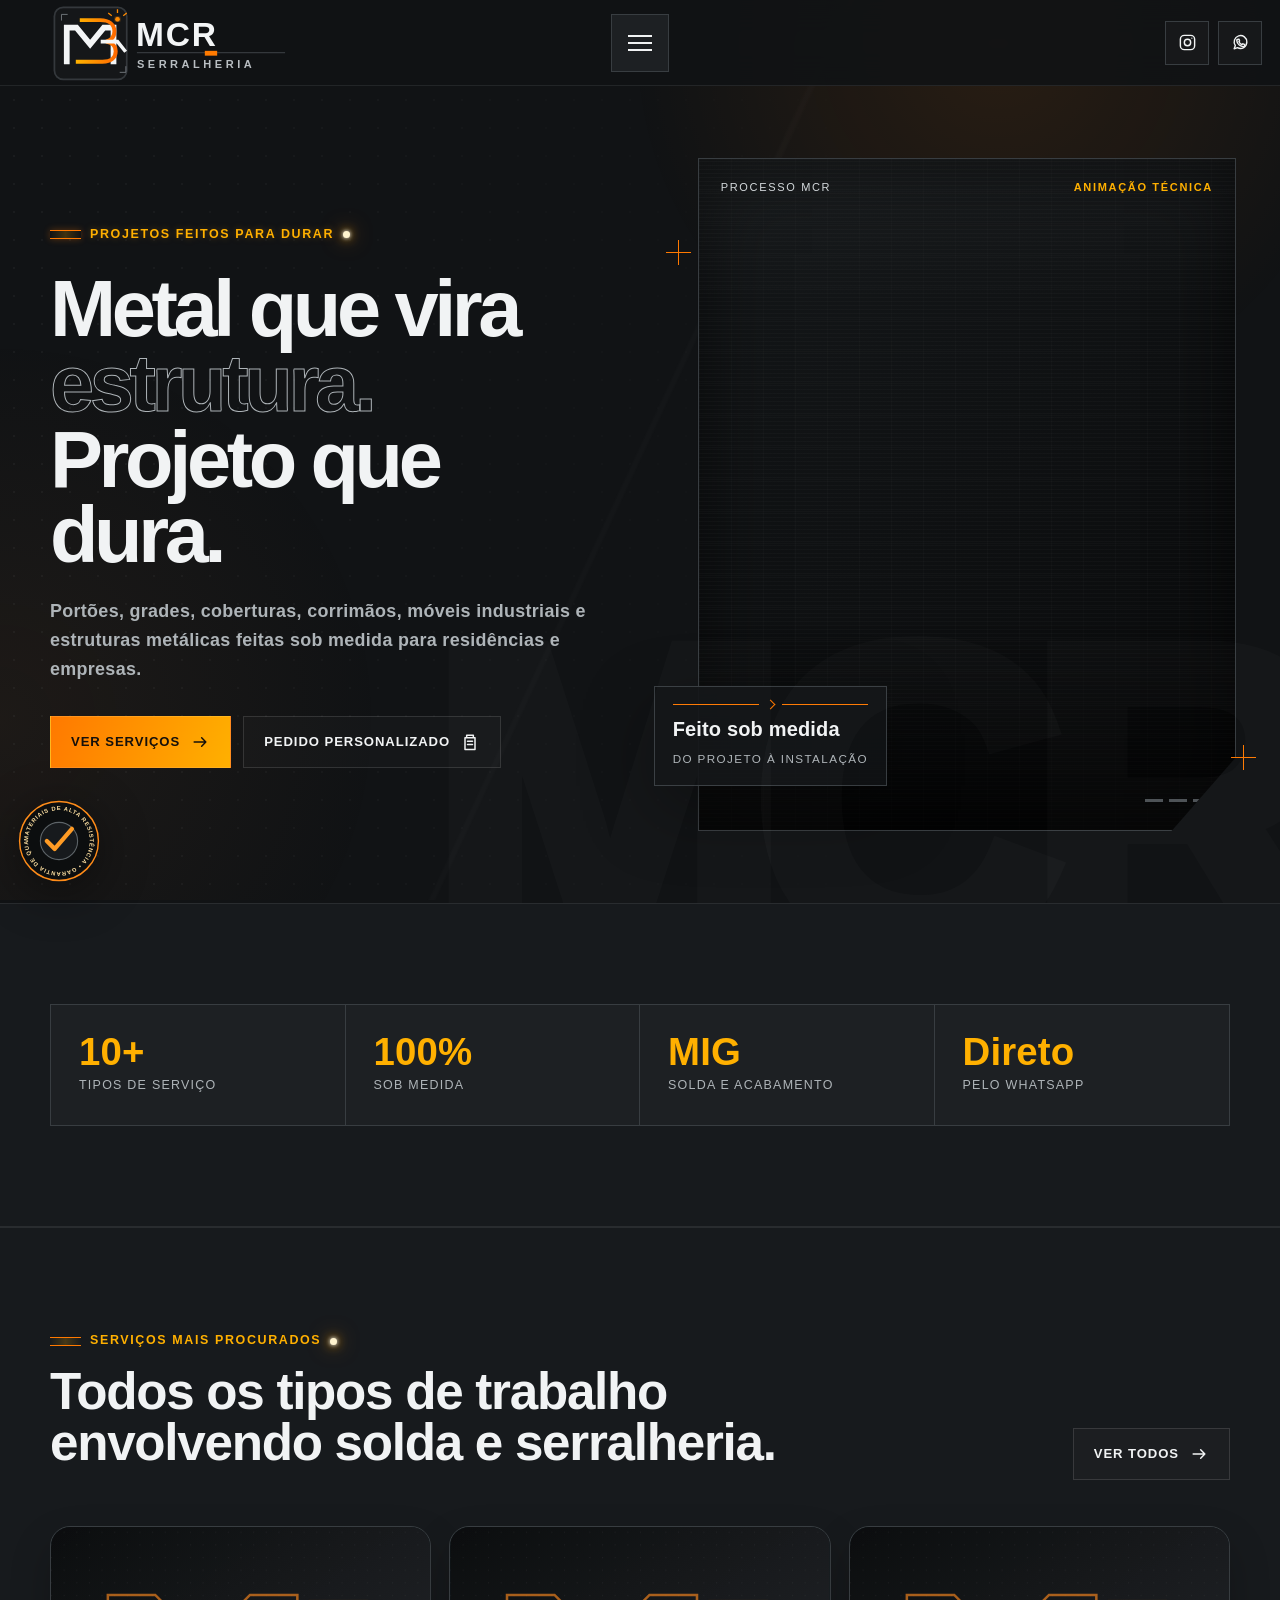
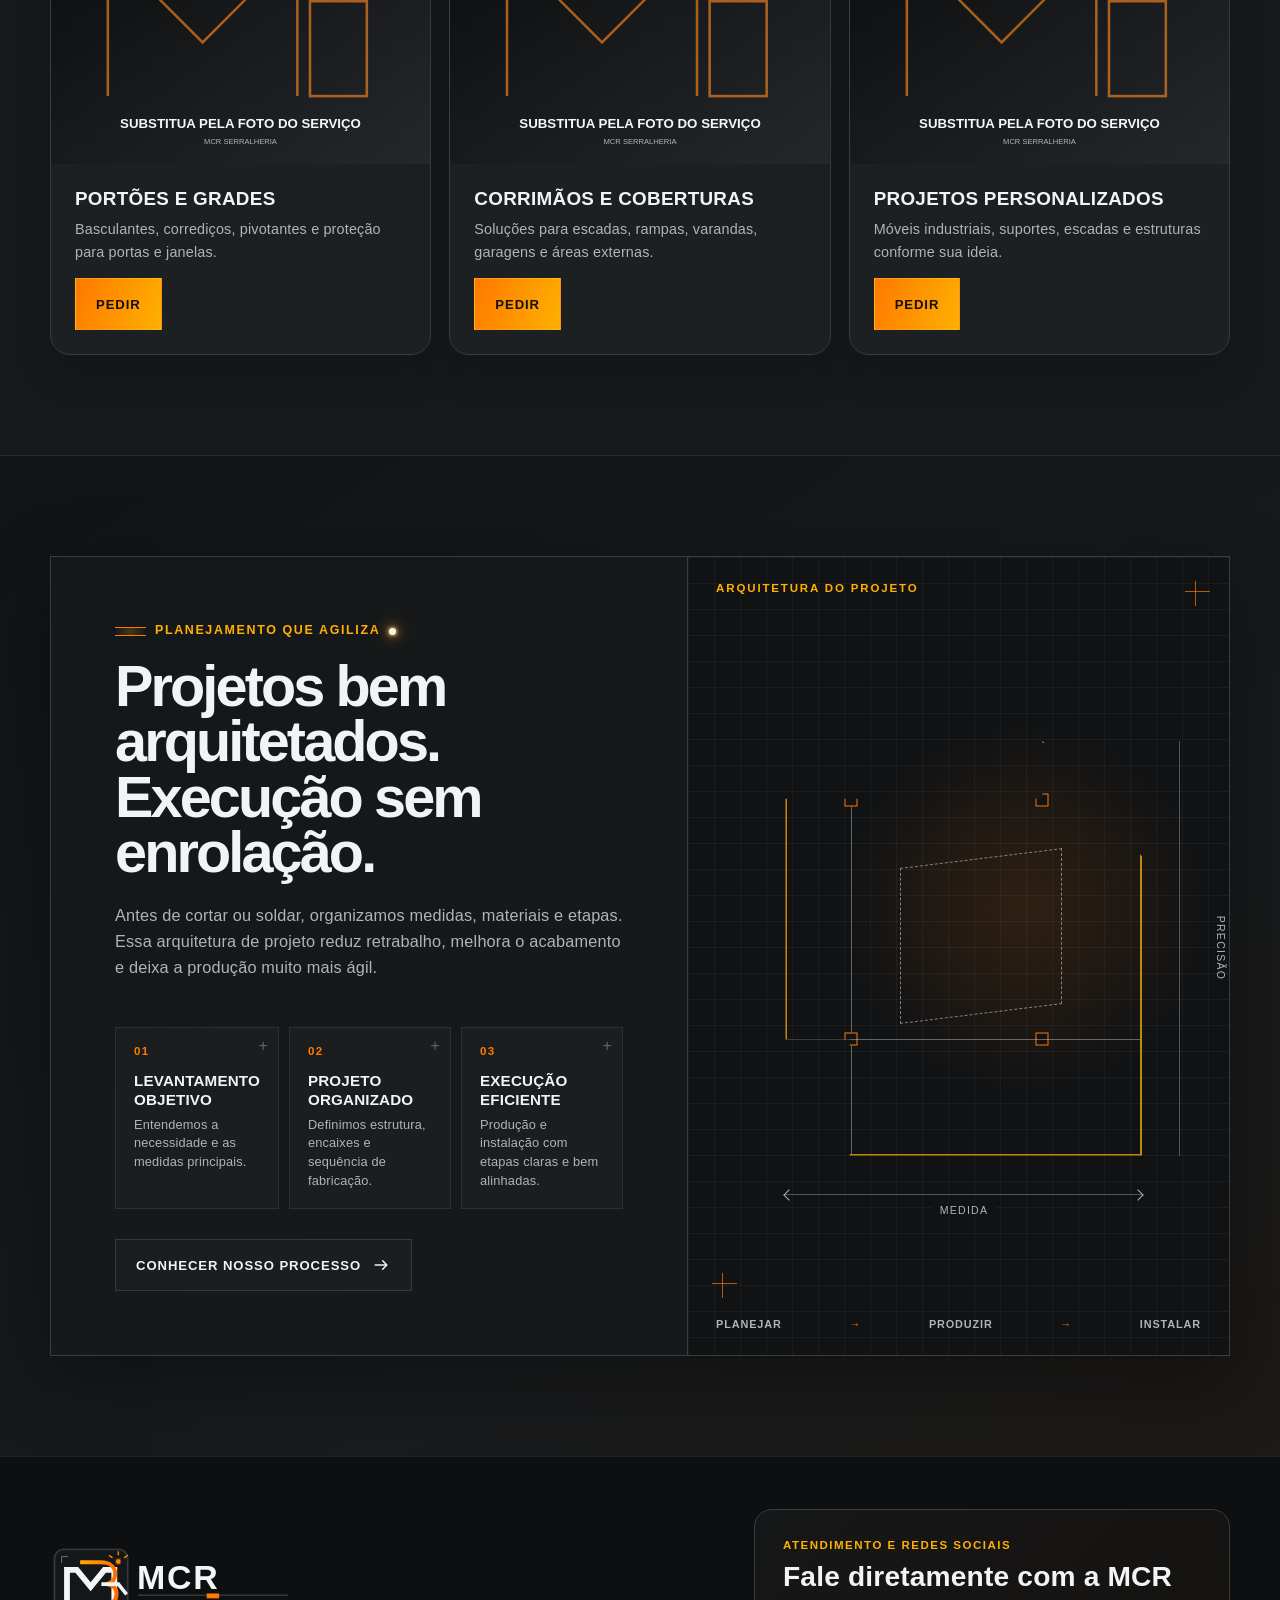
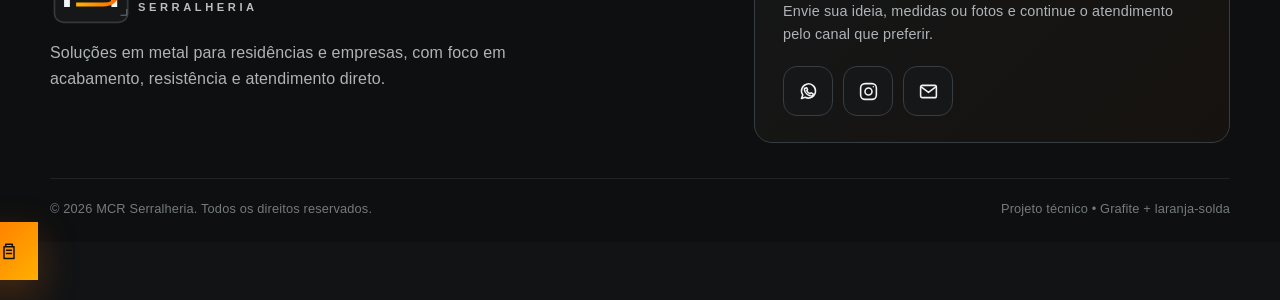
<file: index.html>
<!DOCTYPE html>

<html lang="pt-BR"><head><meta charset="utf-8"/><meta content="width=device-width,initial-scale=1" name="viewport"/><meta content="#111315" name="theme-color"/><meta content="Portões, grades, coberturas, corrimãos, estruturas metálicas e reparos sob medida." name="description"/><title>MCR Serralheria | Soluções em Metal</title><link href="img/favicon.svg" rel="icon" type="image/svg+xml"/><link href="css/style.css" rel="stylesheet"/></head><body data-page="inicio"><a class="skip-link" href="#conteudo">Ir para o conteúdo</a><header class="site-header">
<div class="container header-inner">
<a aria-label="MCR Serralheria - página inicial" class="brand" href="index.html"><img alt="MCR Serralheria" src="img/logo-mcr.svg"/></a>
<button aria-controls="mainNav" aria-expanded="false" aria-label="Abrir menu" class="menu-toggle" type="button"><span></span></button>
<div aria-label="Redes sociais" class="header-socials">
<a aria-label="Abrir Instagram da MCR Serralheria" class="header-social instagram-link" href="https://instagram.com/mcr_serralheria_tl3" rel="noopener" target="_blank">
<svg aria-hidden="true" class="icon-line" viewbox="0 0 24 24"><rect height="18" rx="5" width="18" x="3" y="3"></rect><circle cx="12" cy="12" r="4"></circle><circle cx="17.5" cy="6.5" fill="currentColor" r=".8" stroke="none"></circle></svg>
</a>
<a aria-label="Abrir WhatsApp da MCR Serralheria" class="header-social whatsapp-link" href="https://wa.me/5567981036563" rel="noopener" target="_blank">
<svg aria-hidden="true" class="icon-line" viewbox="0 0 24 24"><path d="M20 11.5a8 8 0 0 1-11.8 7L4 20l1.5-4.1A8 8 0 1 1 20 11.5Z"></path><path d="M8.7 8.2c.2-.5.5-.5.8-.5h.5l.8 2c.1.3 0 .5-.2.7l-.6.7c.8 1.6 2 2.8 3.7 3.5l.7-.8c.2-.2.5-.3.7-.2l1.9.9c.3.1.4.4.4.7 0 1.2-1.1 2-2.1 2-2.5 0-7.9-2.9-8-7.8 0-.5.2-.9.4-1.2Z"></path></svg>
</a>
</div></div>
<nav aria-label="Navegação principal" class="tech-nav" id="mainNav">
<a data-page="inicio" href="index.html">Início</a><a data-page="servicos" href="servicos.html">Serviços</a><a data-page="sobre" href="sobre.html">Sobre nós</a><a data-page="contato" href="contato.html">Contato</a>
</nav>
</header><main class="page-main" id="conteudo">
<section class="hero"><div class="dot-grid"></div><div class="container hero-grid"><div class="reveal"><span class="eyebrow hero-tagline">Projetos feitos para durar</span><h1>Metal que vira <span class="outline">estrutura.</span><br/>Projeto que dura.</h1><p class="lead">Portões, grades, coberturas, corrimãos, móveis industriais e estruturas metálicas feitas sob medida para residências e empresas.</p><div class="button-row"><a class="btn btn-primary" href="servicos.html">Ver serviços <svg aria-hidden="true" class="icon-line" viewbox="0 0 24 24"><path d="M5 12h14M14 7l5 5-5 5"></path></svg></a><button class="btn btn-ghost" data-order="Projeto personalizado" type="button">Pedido personalizado <svg aria-hidden="true" class="icon-line" viewbox="0 0 24 24"><path d="M8 4h8v3H8zM6 7h12v14H6zM9 11h6M9 15h6"></path></svg></button></div></div>
<div class="hero-media reveal"><div aria-label="Animação mostrando corte com lixadeira, soldagem e abertura automática de portão" class="industrial-showcase" role="img">
<div aria-hidden="true" class="showcase-grid"></div>
<div class="showcase-topline"><span>PROCESSO MCR</span><b>ANIMAÇÃO TÉCNICA</b></div>
<div aria-hidden="true" class="industrial-scene grinder-scene">
<span class="scene-kicker">01 • CORTE</span>
<strong class="scene-title">Corte preciso com lixadeira</strong>
<div class="metal-stock"></div>
<div class="grinder-tool"><i class="grinder-handle"></i><i class="grinder-body"></i><i class="grinder-disc"></i><i class="grinder-guard"></i></div>
<div class="cut-contact"></div>
<div class="scene-sparks grinder-sparks"><i></i><i></i><i></i><i></i><i></i><i></i><i></i><i></i><i></i><i></i><i></i><i></i><i></i><i></i><i></i><i></i></div>
</div>
<div aria-hidden="true" class="industrial-scene welding-scene">
<span class="scene-kicker">02 • SOLDA</span>
<strong class="scene-title">Proteção e união resistente</strong>
<div class="welder-shoulders"></div><div class="welder-head"></div><div class="weld-mask"><i></i></div>
<div class="weld-table"></div><div class="electrode"></div><div class="weld-arc"></div>
<div class="scene-sparks welding-sparks"><i></i><i></i><i></i><i></i><i></i><i></i><i></i><i></i><i></i><i></i><i></i><i></i><i></i><i></i><i></i><i></i><i></i><i></i></div>
</div>
<div aria-hidden="true" class="industrial-scene gate-scene">
<span class="scene-kicker">03 • INSTALAÇÃO</span>
<strong class="scene-title">Portão pronto para o dia a dia</strong>
<div class="gate-wall"></div><div class="gate-frame">
<div class="gate-leaf gate-left"><i></i><i></i><i></i><i></i><i></i><i></i></div>
<div class="gate-leaf gate-right"><i></i><i></i><i></i><i></i><i></i><i></i></div>
<span class="gate-motor"></span>
</div><div class="gate-ground"></div>
</div>
<div aria-hidden="true" class="scene-progress"><i></i><i></i><i></i></div>
</div><span class="cross cross-a"></span><span class="cross cross-b"></span><div class="measurement"><div class="measure-line"><i></i></div><strong>Feito sob medida</strong><span>Do projeto à instalação</span></div></div></div></section>
<section class="section section-alt"><div class="container"><div class="stats-strip reveal"><div class="stat"><strong>10+</strong><span>tipos de serviço</span></div><div class="stat"><strong>100%</strong><span>sob medida</span></div><div class="stat"><strong>MIG</strong><span>solda e acabamento</span></div><div class="stat"><strong>Direto</strong><span>pelo WhatsApp</span></div></div></div></section>
<section class="section section-alt services-showcase-section"><div class="container"><div class="section-head reveal"><div><span class="eyebrow">Serviços mais procurados</span><h2>Todos os tipos de trabalho envolvendo solda e serralheria.</h2></div><a class="btn btn-ghost" href="servicos.html">Ver todos <svg aria-hidden="true" class="icon-line" viewbox="0 0 24 24"><path d="M5 12h14M14 7l5 5-5 5"></path></svg></a></div><div class="service-preview">
<article class="service-mini reveal"><img alt="Trabalho em portão metálico" data-fallback="img/placeholder-metal.svg" loading="lazy" src="https://images.pexels.com/photos/9206213/pexels-photo-9206213.jpeg?auto=compress&amp;cs=tinysrgb&amp;w=1200"/><div class="service-mini-body"><h3>Portões e grades</h3><p>Basculantes, corrediços, pivotantes e proteção para portas e janelas.</p><button class="btn btn-primary" data-order="Portões e grades">Pedir</button></div></article>
<article class="service-mini reveal"><img alt="Detalhe de estrutura e grade metálica" data-fallback="img/placeholder-metal.svg" loading="lazy" src="https://images.pexels.com/photos/9654665/pexels-photo-9654665.jpeg?auto=compress&amp;cs=tinysrgb&amp;w=1200"/><div class="service-mini-body"><h3>Corrimãos e coberturas</h3><p>Soluções para escadas, rampas, varandas, garagens e áreas externas.</p><button class="btn btn-primary" data-order="Corrimãos e coberturas">Pedir</button></div></article>
<article class="service-mini reveal"><img alt="Detalhe geométrico em ferro" data-fallback="img/placeholder-metal.svg" loading="lazy" src="https://images.pexels.com/photos/2315987/pexels-photo-2315987.jpeg?auto=compress&amp;cs=tinysrgb&amp;w=1200"/><div class="service-mini-body"><h3>Projetos personalizados</h3><p>Móveis industriais, suportes, escadas e estruturas conforme sua ideia.</p><button class="btn btn-primary" data-order="Projeto personalizado">Pedir</button></div></article>
</div></div></section>
<section class="section project-continuation"><div class="container"><div class="agility-slide reveal">
<div class="agility-copy">
<span class="eyebrow">Planejamento que agiliza</span>
<h2>Projetos bem arquitetados. Execução sem enrolação.</h2>
<p>Antes de cortar ou soldar, organizamos medidas, materiais e etapas. Essa arquitetura de projeto reduz retrabalho, melhora o acabamento e deixa a produção muito mais ágil.</p>
<div class="agility-points">
<div><span>01</span><strong>Levantamento objetivo</strong><small>Entendemos a necessidade e as medidas principais.</small></div>
<div><span>02</span><strong>Projeto organizado</strong><small>Definimos estrutura, encaixes e sequência de fabricação.</small></div>
<div><span>03</span><strong>Execução eficiente</strong><small>Produção e instalação com etapas claras e bem alinhadas.</small></div>
</div>
<a class="btn btn-ghost" href="sobre.html">Conhecer nosso processo <svg aria-hidden="true" class="icon-line" viewbox="0 0 24 24"><path d="M5 12h14M14 7l5 5-5 5"></path></svg></a>
</div>
<div aria-label="Representação técnica das etapas de um projeto" class="blueprint-panel">
<span class="cross cross-one"></span><span class="cross cross-two"></span>
<div class="blueprint-label">ARQUITETURA DO PROJETO</div>
<div class="blueprint-shape"><i></i><i></i><i></i><i></i><b></b></div>
<div class="blueprint-axis axis-x"><span>medida</span></div>
<div class="blueprint-axis axis-y"><span>precisão</span></div>
<div class="blueprint-footer"><strong>Planejar</strong><span>→</span><strong>Produzir</strong><span>→</span><strong>Instalar</strong></div>
</div>
</div></div></section>
</main><footer class="site-footer"><div class="container"><div class="footer-grid">
<div><img alt="MCR Serralheria" class="footer-logo" src="img/logo-mcr.svg"/><p class="footer-text">Soluções em metal para residências e empresas, com foco em acabamento, resistência e atendimento direto.</p></div>



<div class="footer-social-panel">
<span class="footer-social-label">Atendimento e redes sociais</span>
<h2>Fale diretamente com a MCR</h2>
<p>Envie sua ideia, medidas ou fotos e continue o atendimento pelo canal que preferir.</p>
<div aria-label="Canais de contato da MCR Serralheria" class="footer-social-icons">
<a aria-label="Abrir WhatsApp da MCR Serralheria" class="footer-social-icon" href="https://wa.me/5567981036563" rel="noopener" target="_blank">
<svg aria-hidden="true" class="icon-line" viewbox="0 0 24 24"><path d="M20 11.5a8 8 0 0 1-11.8 7L4 20l1.5-4.1A8 8 0 1 1 20 11.5Z"></path><path d="M8.7 8.2c.2-.5.5-.5.8-.5h.5l.8 2c.1.3 0 .5-.2.7l-.6.7c.8 1.6 2 2.8 3.7 3.5l.7-.8c.2-.2.5-.3.7-.2l1.9.9c.3.1.4.4.4.7 0 1.2-1.1 2-2.1 2-2.5 0-7.9-2.9-8-7.8 0-.5.2-.9.4-1.2Z"></path></svg>
</a>
<a aria-label="Abrir Instagram da MCR Serralheria" class="footer-social-icon" href="https://instagram.com/mcr_serralheria_tl3" rel="noopener" target="_blank">
<svg aria-hidden="true" class="icon-line" viewbox="0 0 24 24"><rect height="18" rx="5" width="18" x="3" y="3"></rect><circle cx="12" cy="12" r="4"></circle><circle cx="17.5" cy="6.5" fill="currentColor" r=".8" stroke="none"></circle></svg>
</a>
<a aria-label="Enviar e-mail para MCR Serralheria" class="footer-social-icon" href="mailto:mcrserralheriabr@gmail.com">
<svg aria-hidden="true" class="icon-line" viewbox="0 0 24 24"><rect height="14" rx="2" width="18" x="3" y="5"></rect><path d="m4 7 8 6 8-6"></path></svg>
</a>
</div>
</div>
</div><div class="footer-bottom"><span>© <span data-year=""></span> MCR Serralheria. Todos os direitos reservados.</span><span>Projeto técnico • Grafite + laranja-solda</span></div></div></footer><a aria-label="Conhecer a garantia de qualidade da MCR Serralheria" class="guarantee-seal" href="sobre.html#garantia">
<svg aria-hidden="true" viewbox="0 0 120 120">
<defs><path d="M60,60 m-43,0 a43,43 0 1,1 86,0 a43,43 0 1,1 -86,0" id="sealPath"></path></defs>
<circle class="seal-ring" cx="60" cy="60" r="55"></circle>
<text class="seal-text"><textpath href="#sealPath" startoffset="0%">MATERIAIS DE ALTA RESISTÊNCIA • GARANTIA DE QUALIDADE • </textpath></text>
<circle class="seal-core" cx="60" cy="60" r="26"></circle><path class="seal-mark" d="M43 60l11 11 24-28"></path>
</svg>
</a><button aria-label="Pedir orçamento personalizado" class="floating-order" data-order="Projeto personalizado" type="button"><svg aria-hidden="true" class="icon-line" viewbox="0 0 24 24"><path d="M8 4h8v3H8zM6 7h12v14H6zM9 11h6M9 15h6"></path></svg></button>
<div aria-hidden="true" aria-labelledby="modalTitle" aria-modal="true" class="modal" id="orderModal" role="dialog"><div class="modal-card">
<div class="modal-head"><h2 id="modalTitle">Solicitar orçamento</h2><button aria-label="Fechar" class="modal-close" data-close-modal="" type="button">×</button></div>
<div class="modal-body"><div class="modal-service">Serviço selecionado: <strong id="selectedService">Projeto personalizado</strong></div>
<form id="orderForm"><input id="serviceSelected" name="service" type="hidden" value="Projeto personalizado"/><div class="form-grid">
<div class="field full"><label for="clientName">Seu nome</label><input autocomplete="name" id="clientName" maxlength="80" name="name" placeholder="Digite seu nome" required="" type="text"/></div>
<div class="field full"><label for="orderDescription">Breve descrição</label><textarea id="orderDescription" maxlength="700" name="description" placeholder="Ex.: portão de correr para garagem, medida aproximada, bairro e prazo desejado." required=""></textarea></div>
<div class="field full"><button class="btn btn-primary btn-block" type="submit"><svg aria-hidden="true" class="icon-line" viewbox="0 0 24 24"><path d="M20 11.5a8 8 0 0 1-11.8 7L4 20l1.5-4.1A8 8 0 1 1 20 11.5Z"></path><path d="M8.7 8.2c.2-.5.5-.5.8-.5h.5l.8 2c.1.3 0 .5-.2.7l-.6.7c.8 1.6 2 2.8 3.7 3.5l.7-.8c.2-.2.5-.3.7-.2l1.9.9c.3.1.4.4.4.7 0 1.2-1.1 2-2.1 2-2.5 0-7.9-2.9-8-7.8 0-.5.2-.9.4-1.2Z"></path></svg> Enviar pelo WhatsApp</button><small class="form-help">Ao continuar, o WhatsApp será aberto com a mensagem pronta para o número da empresa.</small></div>
</div></form></div></div></div><script src="js/main.js"></script></body></html>
</file>
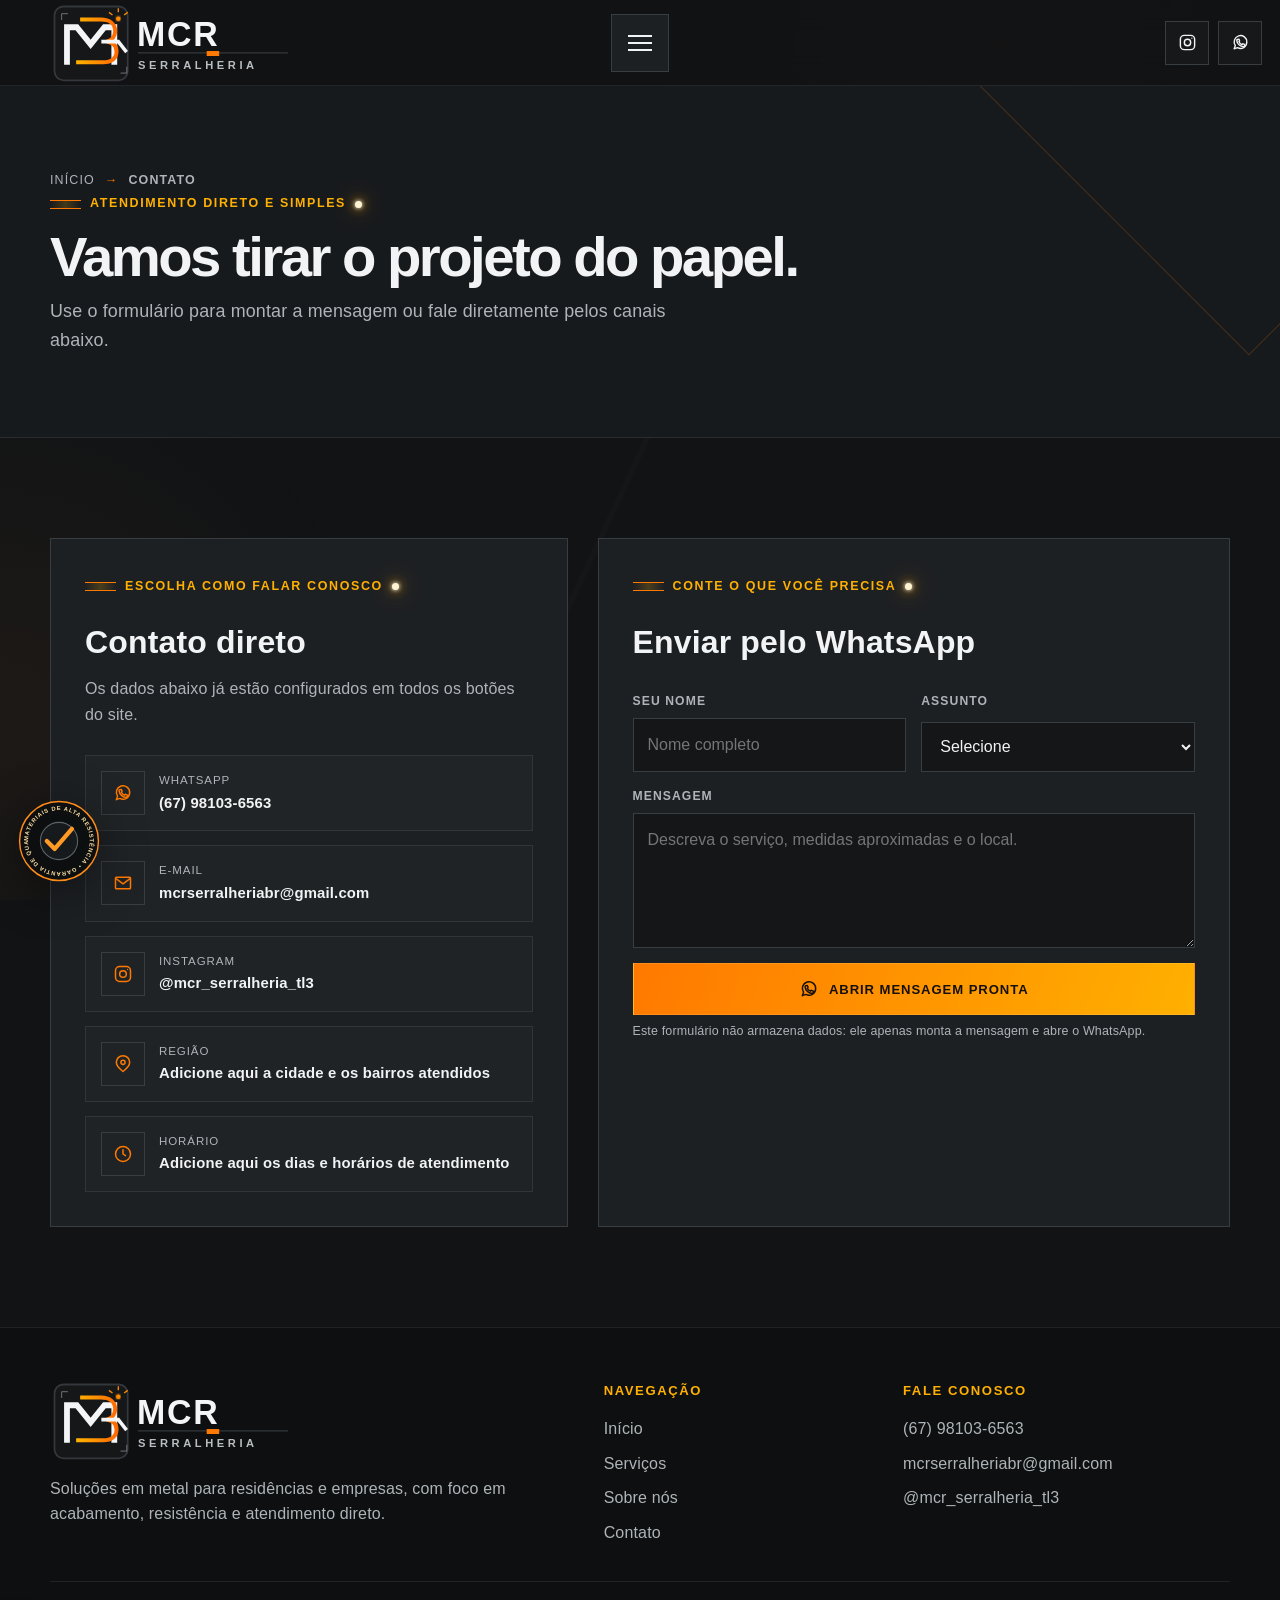
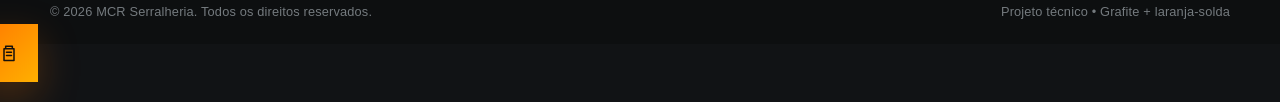
<file: contato.html>
<!DOCTYPE html>

<html lang="pt-BR"><head><meta charset="utf-8"/><meta content="width=device-width,initial-scale=1" name="viewport"/><meta content="#111315" name="theme-color"/><meta content="Entre em contato com a MCR Serralheria por WhatsApp, Instagram ou e-mail." name="description"/><title>Contato | MCR Serralheria</title><link href="img/favicon.svg" rel="icon" type="image/svg+xml"/><link href="css/style.css" rel="stylesheet"/></head><body data-page="contato"><a class="skip-link" href="#conteudo">Ir para o conteúdo</a><header class="site-header">
<div class="container header-inner">
<a aria-label="MCR Serralheria - página inicial" class="brand" href="index.html"><img alt="MCR Serralheria" src="img/logo-mcr.svg"/></a>
<button aria-controls="mainNav" aria-expanded="false" aria-label="Abrir menu" class="menu-toggle" type="button"><span></span></button>
<div aria-label="Redes sociais" class="header-socials">
<a aria-label="Abrir Instagram da MCR Serralheria" class="header-social instagram-link" href="https://instagram.com/mcr_serralheria_tl3" rel="noopener" target="_blank">
<svg aria-hidden="true" class="icon-line" viewbox="0 0 24 24"><rect height="18" rx="5" width="18" x="3" y="3"></rect><circle cx="12" cy="12" r="4"></circle><circle cx="17.5" cy="6.5" fill="currentColor" r=".8" stroke="none"></circle></svg>
</a>
<a aria-label="Abrir WhatsApp da MCR Serralheria" class="header-social whatsapp-link" href="https://wa.me/5567981036563" rel="noopener" target="_blank">
<svg aria-hidden="true" class="icon-line" viewbox="0 0 24 24"><path d="M20 11.5a8 8 0 0 1-11.8 7L4 20l1.5-4.1A8 8 0 1 1 20 11.5Z"></path><path d="M8.7 8.2c.2-.5.5-.5.8-.5h.5l.8 2c.1.3 0 .5-.2.7l-.6.7c.8 1.6 2 2.8 3.7 3.5l.7-.8c.2-.2.5-.3.7-.2l1.9.9c.3.1.4.4.4.7 0 1.2-1.1 2-2.1 2-2.5 0-7.9-2.9-8-7.8 0-.5.2-.9.4-1.2Z"></path></svg>
</a>
</div></div>
<nav aria-label="Navegação principal" class="tech-nav" id="mainNav">
<a data-page="inicio" href="index.html">Início</a><a data-page="servicos" href="servicos.html">Serviços</a><a data-page="sobre" href="sobre.html">Sobre nós</a><a data-page="contato" href="contato.html">Contato</a>
</nav>
</header><main class="page-main" id="conteudo"><section class="page-hero"><div class="container"><div class="breadcrumb"><a href="index.html">Início</a><span>→</span><strong>Contato</strong></div><span class="eyebrow">Atendimento direto e simples</span><h1>Vamos tirar o projeto do papel.</h1><p class="lead">Use o formulário para montar a mensagem ou fale diretamente pelos canais abaixo.</p></div></section>
<section class="section"><div class="container contact-grid"><aside class="contact-panel reveal"><span class="eyebrow">Escolha como falar conosco</span><h2 style="font-size:2rem;margin:18px 0 8px">Contato direto</h2><p style="color:var(--muted)">Os dados abaixo já estão configurados em todos os botões do site.</p><div class="contact-items">
<a class="contact-item" href="https://wa.me/5567981036563" rel="noopener" target="_blank"><span class="icon-box"><svg aria-hidden="true" class="icon-line" viewbox="0 0 24 24"><path d="M20 11.5a8 8 0 0 1-11.8 7L4 20l1.5-4.1A8 8 0 1 1 20 11.5Z"></path><path d="M8.7 8.2c.2-.5.5-.5.8-.5h.5l.8 2c.1.3 0 .5-.2.7l-.6.7c.8 1.6 2 2.8 3.7 3.5l.7-.8c.2-.2.5-.3.7-.2l1.9.9c.3.1.4.4.4.7 0 1.2-1.1 2-2.1 2-2.5 0-7.9-2.9-8-7.8 0-.5.2-.9.4-1.2Z"></path></svg></span><span><small>WhatsApp</small><strong>(67) 98103-6563</strong></span></a>
<a class="contact-item" href="mailto:mcrserralheriabr@gmail.com"><span class="icon-box"><svg aria-hidden="true" class="icon-line" viewbox="0 0 24 24"><rect height="14" rx="1" width="18" x="3" y="5"></rect><path d="m4 7 8 6 8-6"></path></svg></span><span><small>E-mail</small><strong>mcrserralheriabr@gmail.com</strong></span></a>
<a class="contact-item" href="https://instagram.com/mcr_serralheria_tl3" rel="noopener" target="_blank"><span class="icon-box"><svg aria-hidden="true" class="icon-line" viewbox="0 0 24 24"><rect height="18" rx="5" width="18" x="3" y="3"></rect><circle cx="12" cy="12" r="4"></circle><circle cx="17.5" cy="6.5" fill="currentColor" r=".8" stroke="none"></circle></svg></span><span><small>Instagram</small><strong>@mcr_serralheria_tl3</strong></span></a>
<div class="contact-item"><span class="icon-box"><svg aria-hidden="true" class="icon-line" viewbox="0 0 24 24"><path d="M20 10c0 5-8 11-8 11S4 15 4 10a8 8 0 1 1 16 0Z"></path><circle cx="12" cy="10" r="2.5"></circle></svg></span><span><small>Região</small><strong>Adicione aqui a cidade e os bairros atendidos</strong></span></div>
<div class="contact-item"><span class="icon-box"><svg aria-hidden="true" class="icon-line" viewbox="0 0 24 24"><circle cx="12" cy="12" r="9"></circle><path d="M12 7v5l3 2"></path></svg></span><span><small>Horário</small><strong>Adicione aqui os dias e horários de atendimento</strong></span></div>
</div></aside><section class="form-panel reveal"><span class="eyebrow">Conte o que você precisa</span><h2 style="font-size:2rem;margin:18px 0 24px">Enviar pelo WhatsApp</h2><form id="contactForm"><div class="form-grid"><div class="field"><label for="contactName">Seu nome</label><input autocomplete="name" id="contactName" maxlength="80" name="name" placeholder="Nome completo" required=""/></div><div class="field"><label for="subject">Assunto</label><select id="subject" name="subject" required=""><option value="">Selecione</option><option>Orçamento</option><option>Manutenção e reparo</option><option>Projeto personalizado</option><option>Dúvida</option></select></div><div class="field full"><label for="contactMessage">Mensagem</label><textarea id="contactMessage" maxlength="700" name="message" placeholder="Descreva o serviço, medidas aproximadas e o local." required=""></textarea></div><div class="field full"><button class="btn btn-primary btn-block" type="submit"><svg aria-hidden="true" class="icon-line" viewbox="0 0 24 24"><path d="M20 11.5a8 8 0 0 1-11.8 7L4 20l1.5-4.1A8 8 0 1 1 20 11.5Z"></path><path d="M8.7 8.2c.2-.5.5-.5.8-.5h.5l.8 2c.1.3 0 .5-.2.7l-.6.7c.8 1.6 2 2.8 3.7 3.5l.7-.8c.2-.2.5-.3.7-.2l1.9.9c.3.1.4.4.4.7 0 1.2-1.1 2-2.1 2-2.5 0-7.9-2.9-8-7.8 0-.5.2-.9.4-1.2Z"></path></svg> Abrir mensagem pronta</button><small class="form-help">Este formulário não armazena dados: ele apenas monta a mensagem e abre o WhatsApp.</small></div></div></form></section></div></section></main><footer class="site-footer"><div class="container"><div class="footer-grid">
<div><img alt="MCR Serralheria" class="footer-logo" src="img/logo-mcr.svg"/><p class="footer-text">Soluções em metal para residências e empresas, com foco em acabamento, resistência e atendimento direto.</p></div>
<div><h2 class="footer-title">Navegação</h2><div class="footer-links"><a href="index.html">Início</a><a href="servicos.html">Serviços</a><a href="sobre.html">Sobre nós</a><a href="contato.html">Contato</a></div></div>
<div><h2 class="footer-title">Fale conosco</h2><div class="footer-links"><a href="https://wa.me/5567981036563" rel="noopener" target="_blank">(67) 98103-6563</a><a href="mailto:mcrserralheriabr@gmail.com">mcrserralheriabr@gmail.com</a><a href="https://instagram.com/mcr_serralheria_tl3" rel="noopener" target="_blank">@mcr_serralheria_tl3</a></div></div>
</div><div class="footer-bottom"><span>© <span data-year=""></span> MCR Serralheria. Todos os direitos reservados.</span><span>Projeto técnico • Grafite + laranja-solda</span></div></div></footer><a aria-label="Conhecer a garantia de qualidade da MCR Serralheria" class="guarantee-seal" href="sobre.html#garantia">
<svg aria-hidden="true" viewbox="0 0 120 120">
<defs><path d="M60,60 m-43,0 a43,43 0 1,1 86,0 a43,43 0 1,1 -86,0" id="sealPath"></path></defs>
<circle class="seal-ring" cx="60" cy="60" r="55"></circle>
<text class="seal-text"><textpath href="#sealPath" startoffset="0%">MATERIAIS DE ALTA RESISTÊNCIA • GARANTIA DE QUALIDADE • </textpath></text>
<circle class="seal-core" cx="60" cy="60" r="26"></circle><path class="seal-mark" d="M43 60l11 11 24-28"></path>
</svg>
</a><button aria-label="Pedir orçamento personalizado" class="floating-order" data-order="Projeto personalizado" type="button"><svg aria-hidden="true" class="icon-line" viewbox="0 0 24 24"><path d="M8 4h8v3H8zM6 7h12v14H6zM9 11h6M9 15h6"></path></svg></button>
<div aria-hidden="true" aria-labelledby="modalTitle" aria-modal="true" class="modal" id="orderModal" role="dialog"><div class="modal-card">
<div class="modal-head"><h2 id="modalTitle">Solicitar orçamento</h2><button aria-label="Fechar" class="modal-close" data-close-modal="" type="button">×</button></div>
<div class="modal-body"><div class="modal-service">Serviço selecionado: <strong id="selectedService">Projeto personalizado</strong></div>
<form id="orderForm"><input id="serviceSelected" name="service" type="hidden" value="Projeto personalizado"/><div class="form-grid">
<div class="field full"><label for="clientName">Seu nome</label><input autocomplete="name" id="clientName" maxlength="80" name="name" placeholder="Digite seu nome" required="" type="text"/></div>
<div class="field full"><label for="orderDescription">Breve descrição</label><textarea id="orderDescription" maxlength="700" name="description" placeholder="Ex.: portão de correr para garagem, medida aproximada, bairro e prazo desejado." required=""></textarea></div>
<div class="field full"><button class="btn btn-primary btn-block" type="submit"><svg aria-hidden="true" class="icon-line" viewbox="0 0 24 24"><path d="M20 11.5a8 8 0 0 1-11.8 7L4 20l1.5-4.1A8 8 0 1 1 20 11.5Z"></path><path d="M8.7 8.2c.2-.5.5-.5.8-.5h.5l.8 2c.1.3 0 .5-.2.7l-.6.7c.8 1.6 2 2.8 3.7 3.5l.7-.8c.2-.2.5-.3.7-.2l1.9.9c.3.1.4.4.4.7 0 1.2-1.1 2-2.1 2-2.5 0-7.9-2.9-8-7.8 0-.5.2-.9.4-1.2Z"></path></svg> Enviar pelo WhatsApp</button><small class="form-help">Ao continuar, o WhatsApp será aberto com a mensagem pronta para o número da empresa.</small></div>
</div></form></div></div></div><script src="js/main.js"></script></body></html>
</file>
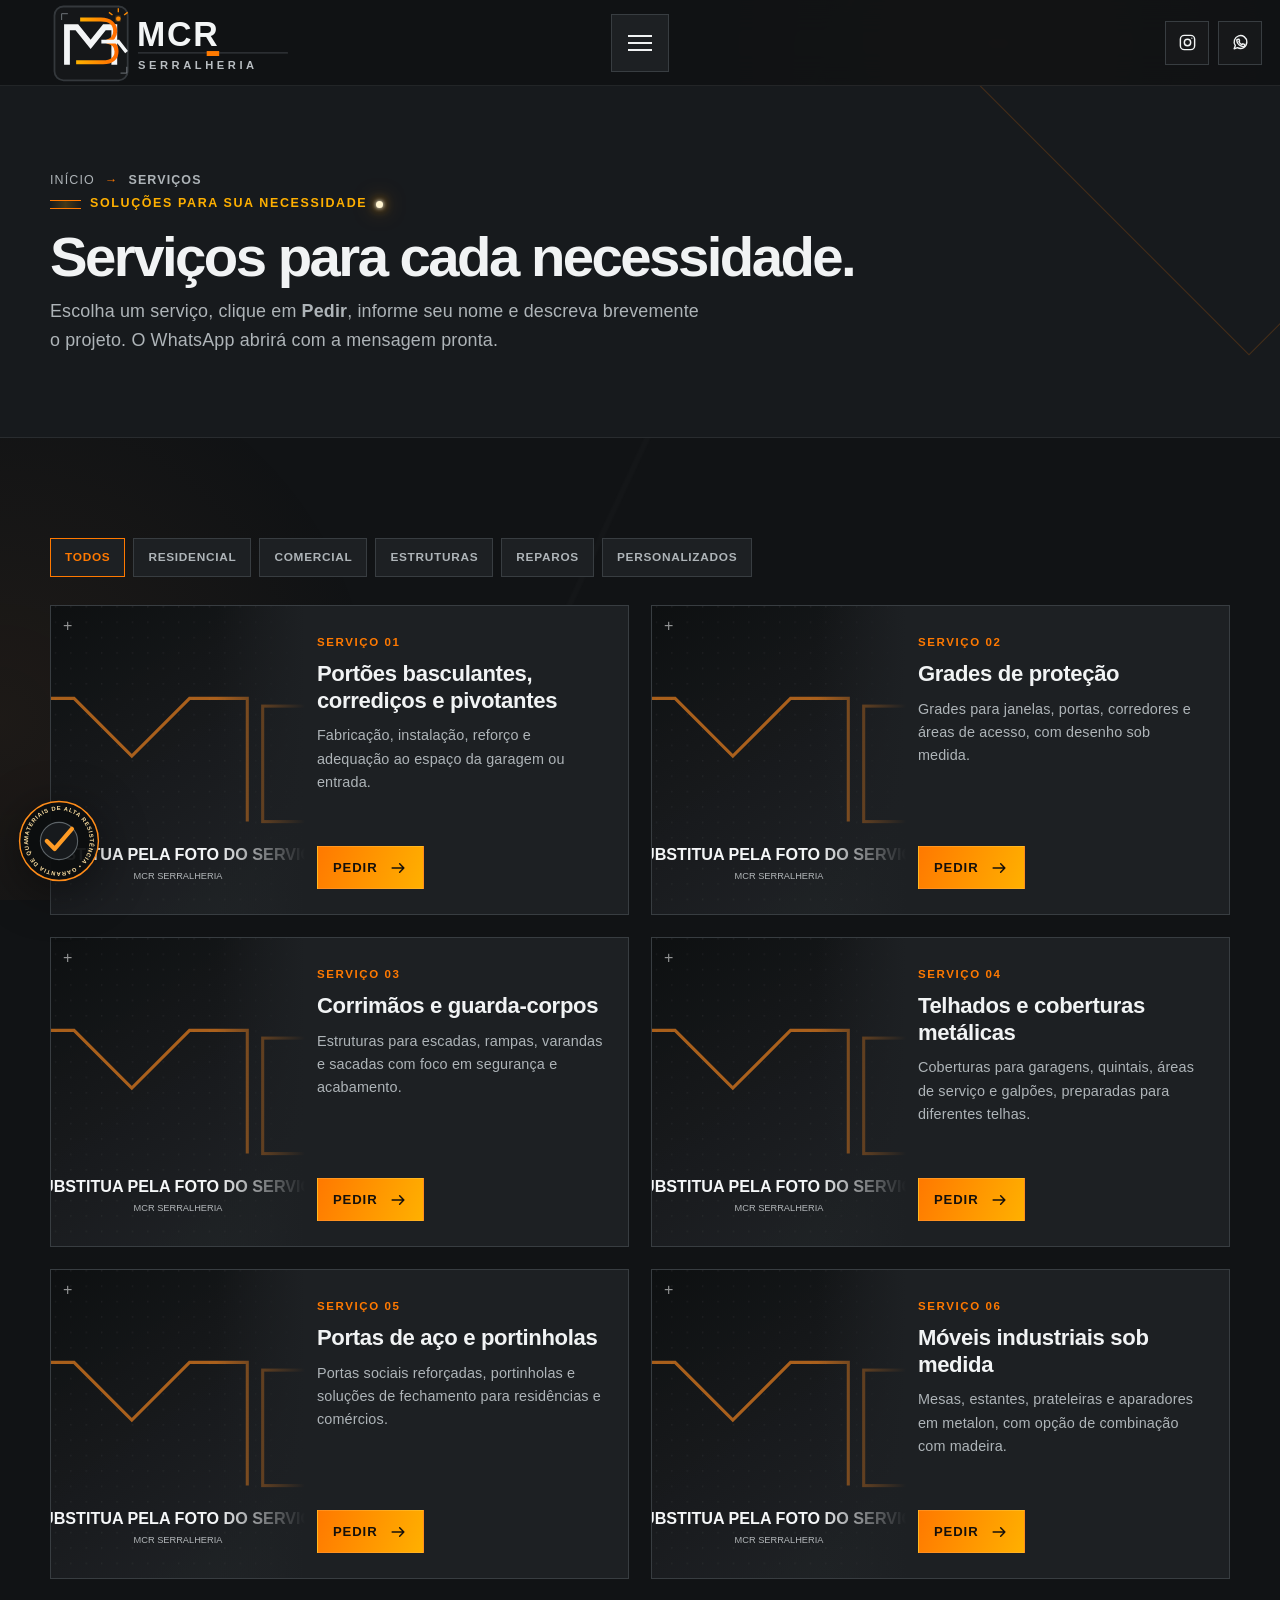
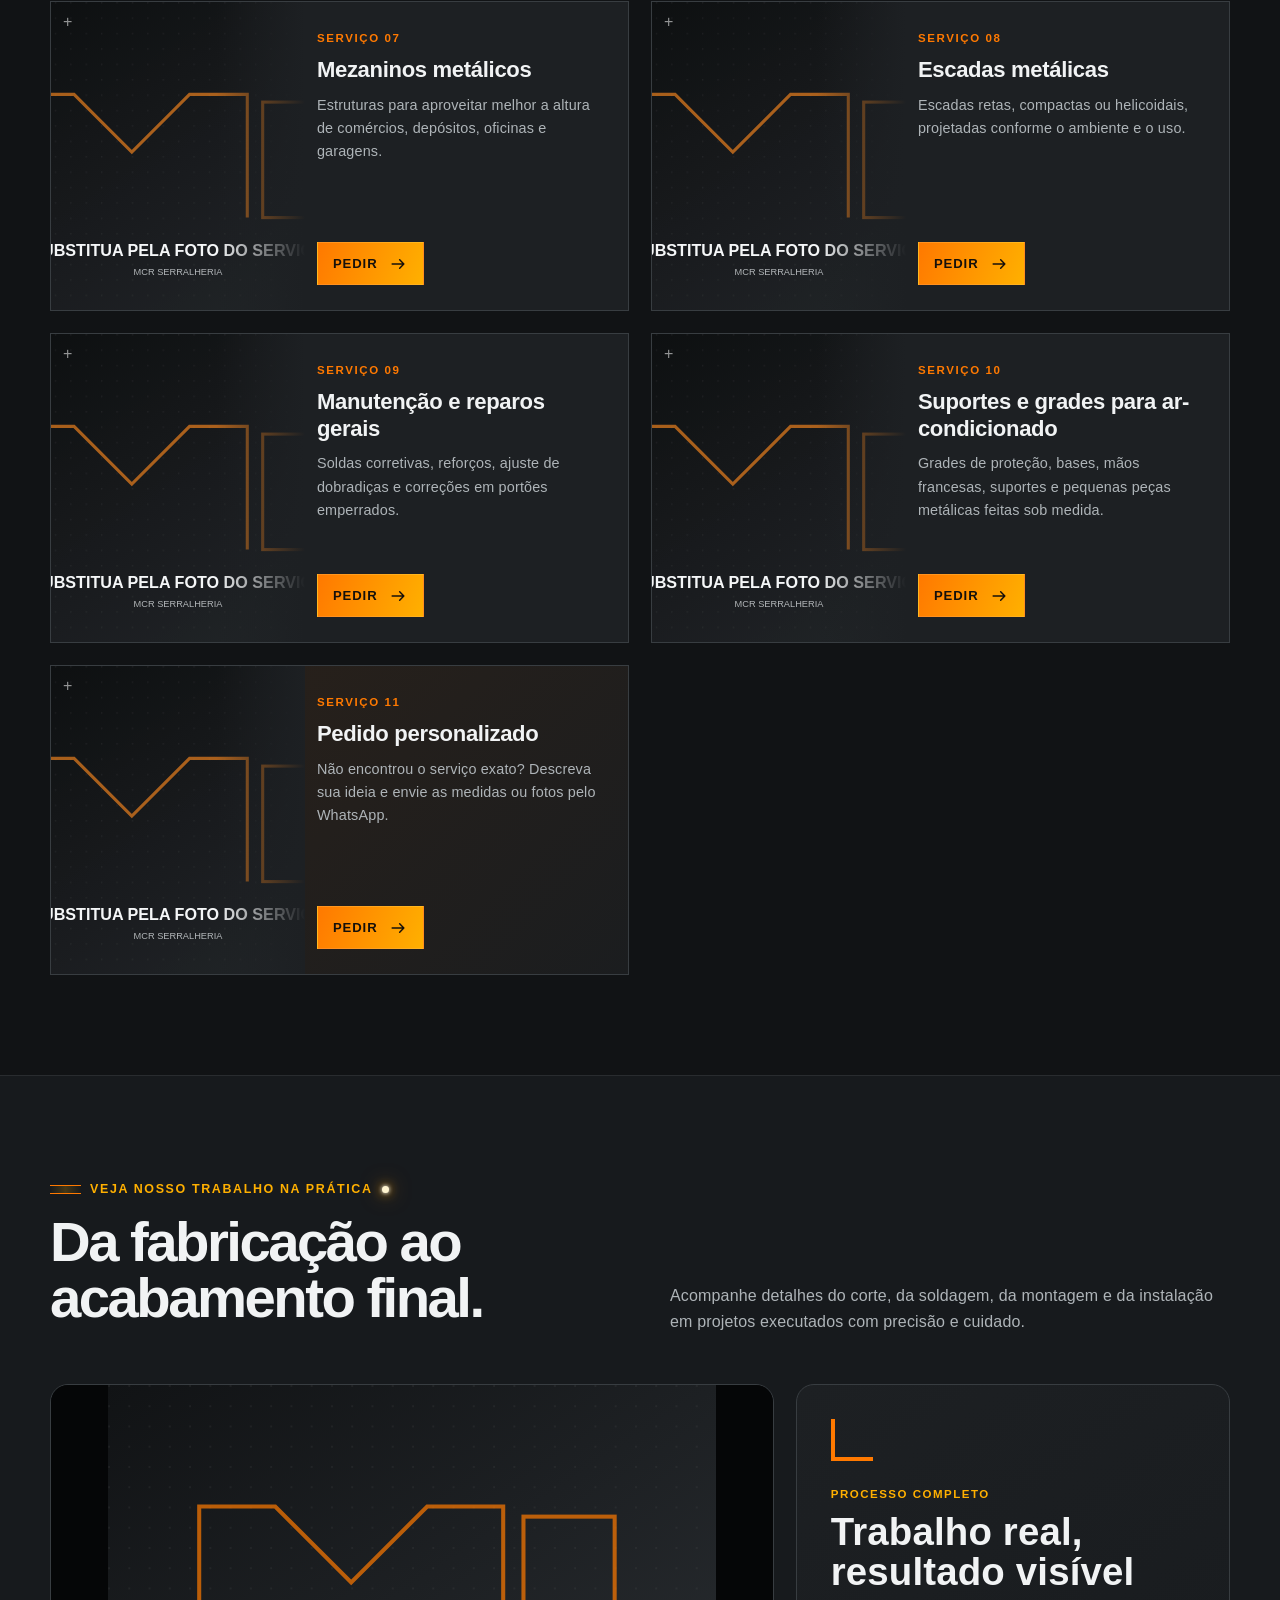
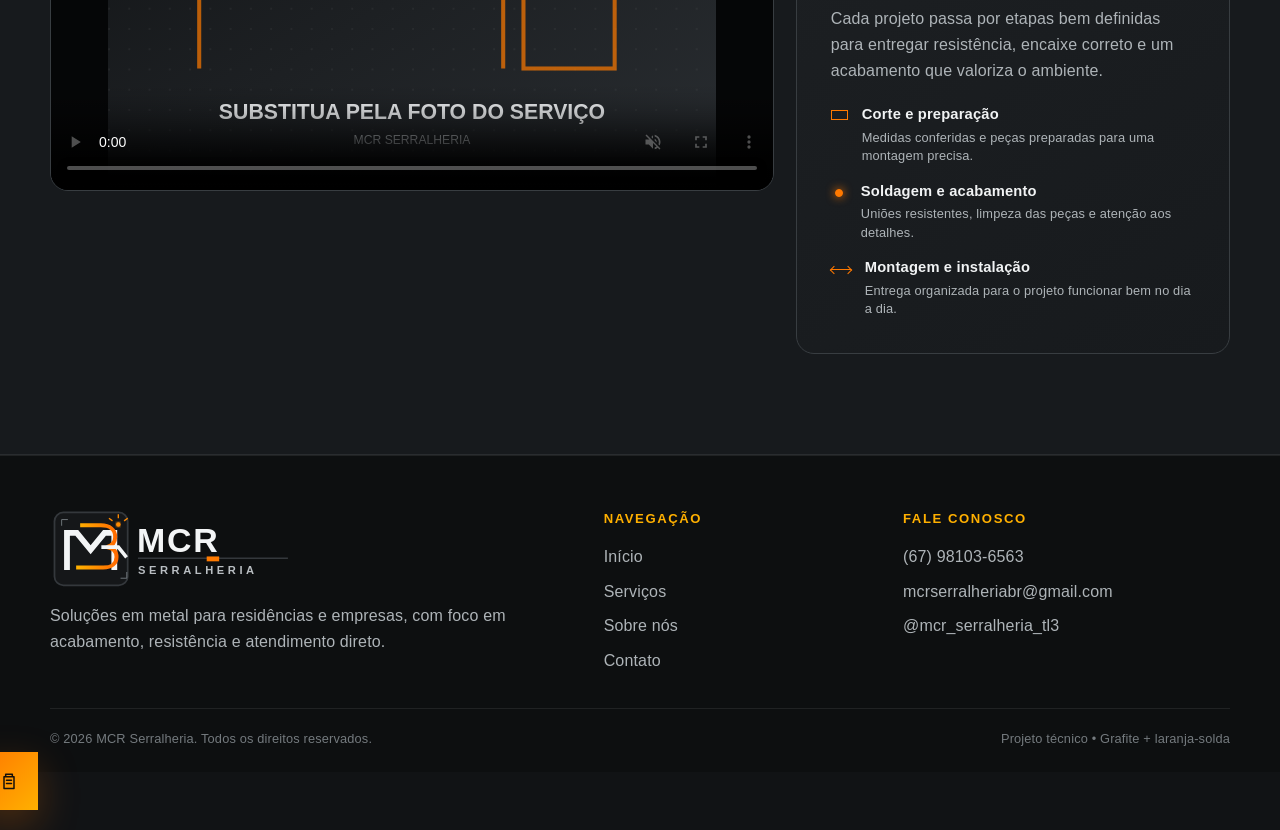
<file: servicos.html>
<!DOCTYPE html>

<html lang="pt-BR"><head><meta charset="utf-8"/><meta content="width=device-width,initial-scale=1" name="viewport"/><meta content="#111315" name="theme-color"/><meta content="Conheça os serviços da MCR Serralheria e solicite um orçamento pelo WhatsApp." name="description"/><title>Serviços | MCR Serralheria</title><link href="img/favicon.svg" rel="icon" type="image/svg+xml"/><link href="css/style.css" rel="stylesheet"/></head><body data-page="servicos"><a class="skip-link" href="#conteudo">Ir para o conteúdo</a><header class="site-header">
<div class="container header-inner">
<a aria-label="MCR Serralheria - página inicial" class="brand" href="index.html"><img alt="MCR Serralheria" src="img/logo-mcr.svg"/></a>
<button aria-controls="mainNav" aria-expanded="false" aria-label="Abrir menu" class="menu-toggle" type="button"><span></span></button>
<div aria-label="Redes sociais" class="header-socials">
<a aria-label="Abrir Instagram da MCR Serralheria" class="header-social instagram-link" href="https://instagram.com/mcr_serralheria_tl3" rel="noopener" target="_blank">
<svg aria-hidden="true" class="icon-line" viewbox="0 0 24 24"><rect height="18" rx="5" width="18" x="3" y="3"></rect><circle cx="12" cy="12" r="4"></circle><circle cx="17.5" cy="6.5" fill="currentColor" r=".8" stroke="none"></circle></svg>
</a>
<a aria-label="Abrir WhatsApp da MCR Serralheria" class="header-social whatsapp-link" href="https://wa.me/5567981036563" rel="noopener" target="_blank">
<svg aria-hidden="true" class="icon-line" viewbox="0 0 24 24"><path d="M20 11.5a8 8 0 0 1-11.8 7L4 20l1.5-4.1A8 8 0 1 1 20 11.5Z"></path><path d="M8.7 8.2c.2-.5.5-.5.8-.5h.5l.8 2c.1.3 0 .5-.2.7l-.6.7c.8 1.6 2 2.8 3.7 3.5l.7-.8c.2-.2.5-.3.7-.2l1.9.9c.3.1.4.4.4.7 0 1.2-1.1 2-2.1 2-2.5 0-7.9-2.9-8-7.8 0-.5.2-.9.4-1.2Z"></path></svg>
</a>
</div></div>
<nav aria-label="Navegação principal" class="tech-nav" id="mainNav">
<a data-page="inicio" href="index.html">Início</a><a data-page="servicos" href="servicos.html">Serviços</a><a data-page="sobre" href="sobre.html">Sobre nós</a><a data-page="contato" href="contato.html">Contato</a>
</nav>
</header><main class="page-main" id="conteudo"><section class="page-hero"><div class="container"><div class="breadcrumb"><a href="index.html">Início</a><span>→</span><strong>Serviços</strong></div><span class="eyebrow">Soluções para sua necessidade</span><h1>Serviços para cada necessidade.</h1><p class="lead">Escolha um serviço, clique em <strong>Pedir</strong>, informe seu nome e descreva brevemente o projeto. O WhatsApp abrirá com a mensagem pronta.</p></div></section>
<section class="section"><div class="container"><div aria-label="Filtrar serviços" class="filter-row"><button class="filter-btn active" data-filter="todos">Todos</button><button class="filter-btn" data-filter="residencial">Residencial</button><button class="filter-btn" data-filter="comercial">Comercial</button><button class="filter-btn" data-filter="estruturas">Estruturas</button><button class="filter-btn" data-filter="reparos">Reparos</button><button class="filter-btn" data-filter="personalizados">Personalizados</button></div><div class="services-grid"><article class="service-card reveal" data-category="residencial"><div class="service-image"><img alt="Portões basculantes, corrediços e pivotantes" data-fallback="img/placeholder-metal.svg" loading="lazy" src="https://images.pexels.com/photos/9206213/pexels-photo-9206213.jpeg?auto=compress&amp;cs=tinysrgb&amp;w=1200"/></div><div class="service-content"><span class="service-number">SERVIÇO 01</span><h2>Portões basculantes, corrediços e pivotantes</h2><p>Fabricação, instalação, reforço e adequação ao espaço da garagem ou entrada.</p><button class="btn btn-primary" data-order="Portões" type="button">Pedir <svg aria-hidden="true" class="icon-line" viewbox="0 0 24 24"><path d="M5 12h14M14 7l5 5-5 5"></path></svg></button></div></article><article class="service-card reveal" data-category="residencial"><div class="service-image"><img alt="Grades de proteção" data-fallback="img/placeholder-metal.svg" loading="lazy" src="https://images.pexels.com/photos/10372450/pexels-photo-10372450.jpeg?auto=compress&amp;cs=tinysrgb&amp;w=1200"/></div><div class="service-content"><span class="service-number">SERVIÇO 02</span><h2>Grades de proteção</h2><p>Grades para janelas, portas, corredores e áreas de acesso, com desenho sob medida.</p><button class="btn btn-primary" data-order="Grades" type="button">Pedir <svg aria-hidden="true" class="icon-line" viewbox="0 0 24 24"><path d="M5 12h14M14 7l5 5-5 5"></path></svg></button></div></article><article class="service-card reveal" data-category="residencial"><div class="service-image"><img alt="Corrimãos e guarda-corpos" data-fallback="img/placeholder-metal.svg" loading="lazy" src="https://images.pexels.com/photos/9654665/pexels-photo-9654665.jpeg?auto=compress&amp;cs=tinysrgb&amp;w=1200"/></div><div class="service-content"><span class="service-number">SERVIÇO 03</span><h2>Corrimãos e guarda-corpos</h2><p>Estruturas para escadas, rampas, varandas e sacadas com foco em segurança e acabamento.</p><button class="btn btn-primary" data-order="Corrimãos" type="button">Pedir <svg aria-hidden="true" class="icon-line" viewbox="0 0 24 24"><path d="M5 12h14M14 7l5 5-5 5"></path></svg></button></div></article><article class="service-card reveal" data-category="estruturas"><div class="service-image"><img alt="Telhados e coberturas metálicas" data-fallback="img/placeholder-metal.svg" loading="lazy" src="https://images.pexels.com/photos/33658802/pexels-photo-33658802.jpeg?auto=compress&amp;cs=tinysrgb&amp;w=1400"/></div><div class="service-content"><span class="service-number">SERVIÇO 04</span><h2>Telhados e coberturas metálicas</h2><p>Coberturas para garagens, quintais, áreas de serviço e galpões, preparadas para diferentes telhas.</p><button class="btn btn-primary" data-order="Coberturas" type="button">Pedir <svg aria-hidden="true" class="icon-line" viewbox="0 0 24 24"><path d="M5 12h14M14 7l5 5-5 5"></path></svg></button></div></article><article class="service-card reveal" data-category="comercial"><div class="service-image"><img alt="Portas de aço e portinholas" data-fallback="img/placeholder-metal.svg" loading="lazy" src="https://images.pexels.com/photos/6341301/pexels-photo-6341301.jpeg?auto=compress&amp;cs=tinysrgb&amp;w=1200"/></div><div class="service-content"><span class="service-number">SERVIÇO 05</span><h2>Portas de aço e portinholas</h2><p>Portas sociais reforçadas, portinholas e soluções de fechamento para residências e comércios.</p><button class="btn btn-primary" data-order="Portas de aço" type="button">Pedir <svg aria-hidden="true" class="icon-line" viewbox="0 0 24 24"><path d="M5 12h14M14 7l5 5-5 5"></path></svg></button></div></article><article class="service-card reveal" data-category="personalizados"><div class="service-image"><img alt="Móveis industriais sob medida" data-fallback="img/placeholder-metal.svg" loading="lazy" src="https://images.pexels.com/photos/2315987/pexels-photo-2315987.jpeg?auto=compress&amp;cs=tinysrgb&amp;w=1200"/></div><div class="service-content"><span class="service-number">SERVIÇO 06</span><h2>Móveis industriais sob medida</h2><p>Mesas, estantes, prateleiras e aparadores em metalon, com opção de combinação com madeira.</p><button class="btn btn-primary" data-order="Móveis industriais" type="button">Pedir <svg aria-hidden="true" class="icon-line" viewbox="0 0 24 24"><path d="M5 12h14M14 7l5 5-5 5"></path></svg></button></div></article><article class="service-card reveal" data-category="estruturas"><div class="service-image"><img alt="Mezanino e estrutura metálica em ambiente industrial" data-fallback="img/placeholder-metal.svg" loading="lazy" src="https://images.pexels.com/photos/17342806/pexels-photo-17342806.jpeg?auto=compress&amp;cs=tinysrgb&amp;w=1400"/></div><div class="service-content"><span class="service-number">SERVIÇO 07</span><h2>Mezaninos metálicos</h2><p>Estruturas para aproveitar melhor a altura de comércios, depósitos, oficinas e garagens.</p><button class="btn btn-primary" data-order="Mezaninos" type="button">Pedir <svg aria-hidden="true" class="icon-line" viewbox="0 0 24 24"><path d="M5 12h14M14 7l5 5-5 5"></path></svg></button></div></article><article class="service-card reveal" data-category="estruturas"><div class="service-image"><img alt="Escada metálica de estilo industrial" data-fallback="img/placeholder-metal.svg" loading="lazy" src="https://images.pexels.com/photos/35544260/pexels-photo-35544260.jpeg?auto=compress&amp;cs=tinysrgb&amp;w=1400"/></div><div class="service-content"><span class="service-number">SERVIÇO 08</span><h2>Escadas metálicas</h2><p>Escadas retas, compactas ou helicoidais, projetadas conforme o ambiente e o uso.</p><button class="btn btn-primary" data-order="Escadas" type="button">Pedir <svg aria-hidden="true" class="icon-line" viewbox="0 0 24 24"><path d="M5 12h14M14 7l5 5-5 5"></path></svg></button></div></article><article class="service-card reveal" data-category="reparos"><div class="service-image"><img alt="Profissional realizando soldagem e reparo em metal" data-fallback="img/placeholder-metal.svg" loading="lazy" src="https://images.pexels.com/photos/29386089/pexels-photo-29386089.jpeg?auto=compress&amp;cs=tinysrgb&amp;w=1400"/></div><div class="service-content"><span class="service-number">SERVIÇO 09</span><h2>Manutenção e reparos gerais</h2><p>Soldas corretivas, reforços, ajuste de dobradiças e correções em portões emperrados.</p><button class="btn btn-primary" data-order="Manutenção e reparos" type="button">Pedir <svg aria-hidden="true" class="icon-line" viewbox="0 0 24 24"><path d="M5 12h14M14 7l5 5-5 5"></path></svg></button></div></article><article class="service-card reveal" data-category="reparos"><div class="service-image"><img alt="Suportes e grades para ar-condicionado" data-fallback="img/placeholder-metal.svg" loading="lazy" src="https://images.pexels.com/photos/13278911/pexels-photo-13278911.jpeg?auto=compress&amp;cs=tinysrgb&amp;w=1200"/></div><div class="service-content"><span class="service-number">SERVIÇO 10</span><h2>Suportes e grades para ar-condicionado</h2><p>Grades de proteção, bases, mãos francesas, suportes e pequenas peças metálicas feitas sob medida.</p><button class="btn btn-primary" data-order="Suportes metálicos" type="button">Pedir <svg aria-hidden="true" class="icon-line" viewbox="0 0 24 24"><path d="M5 12h14M14 7l5 5-5 5"></path></svg></button></div></article><article class="service-card custom-card reveal" data-category="personalizados"><div class="service-image"><img alt="Oficina de fabricação e projetos metálicos personalizados" data-fallback="img/placeholder-metal.svg" loading="lazy" src="https://images.pexels.com/photos/15947586/pexels-photo-15947586.jpeg?auto=compress&amp;cs=tinysrgb&amp;w=1400"/></div><div class="service-content"><span class="service-number">SERVIÇO 11</span><h2>Pedido personalizado</h2><p>Não encontrou o serviço exato? Descreva sua ideia e envie as medidas ou fotos pelo WhatsApp.</p><button class="btn btn-primary" data-order="Projeto personalizado" type="button">Pedir <svg aria-hidden="true" class="icon-line" viewbox="0 0 24 24"><path d="M5 12h14M14 7l5 5-5 5"></path></svg></button></div></article></div></div></section>
<section class="section section-alt"><div class="container"><div class="section-head reveal"><div><span class="eyebrow">Veja nosso trabalho na prática</span><h2>Da fabricação ao acabamento final.</h2></div><p>Acompanhe detalhes do corte, da soldagem, da montagem e da instalação em projetos executados com precisão e cuidado.</p></div><div class="media-showcase"><div class="video-box reveal"><video controls="" height="720" loop="" muted="" playsinline="" poster="img/placeholder-metal.svg" preload="metadata" width="1280"><source src="media/demo-serralheria.mp4" type="video/mp4"/>Seu navegador não suporta vídeo.</video></div><aside class="media-note reveal">
<span aria-hidden="true" class="tech-marker marker-angle"></span>
<span class="media-note-kicker">Processo completo</span>
<h2>Trabalho real, resultado visível</h2>
<p>Cada projeto passa por etapas bem definidas para entregar resistência, encaixe correto e um acabamento que valoriza o ambiente.</p>
<ul class="technical-list media-benefits">
<li><span class="list-marker"></span><span><strong>Corte e preparação</strong><small>Medidas conferidas e peças preparadas para uma montagem precisa.</small></span></li>
<li><span class="list-marker weld"></span><span><strong>Soldagem e acabamento</strong><small>Uniões resistentes, limpeza das peças e atenção aos detalhes.</small></span></li>
<li><span class="list-marker arrow"></span><span><strong>Montagem e instalação</strong><small>Entrega organizada para o projeto funcionar bem no dia a dia.</small></span></li>
</ul>
</aside></div></div></section></main><footer class="site-footer"><div class="container"><div class="footer-grid">
<div><img alt="MCR Serralheria" class="footer-logo" src="img/logo-mcr.svg"/><p class="footer-text">Soluções em metal para residências e empresas, com foco em acabamento, resistência e atendimento direto.</p></div>
<div><h2 class="footer-title">Navegação</h2><div class="footer-links"><a href="index.html">Início</a><a href="servicos.html">Serviços</a><a href="sobre.html">Sobre nós</a><a href="contato.html">Contato</a></div></div>
<div><h2 class="footer-title">Fale conosco</h2><div class="footer-links"><a href="https://wa.me/5567981036563" rel="noopener" target="_blank">(67) 98103-6563</a><a href="mailto:mcrserralheriabr@gmail.com">mcrserralheriabr@gmail.com</a><a href="https://instagram.com/mcr_serralheria_tl3" rel="noopener" target="_blank">@mcr_serralheria_tl3</a></div></div>
</div><div class="footer-bottom"><span>© <span data-year=""></span> MCR Serralheria. Todos os direitos reservados.</span><span>Projeto técnico • Grafite + laranja-solda</span></div></div></footer><a aria-label="Conhecer a garantia de qualidade da MCR Serralheria" class="guarantee-seal" href="sobre.html#garantia">
<svg aria-hidden="true" viewbox="0 0 120 120">
<defs><path d="M60,60 m-43,0 a43,43 0 1,1 86,0 a43,43 0 1,1 -86,0" id="sealPath"></path></defs>
<circle class="seal-ring" cx="60" cy="60" r="55"></circle>
<text class="seal-text"><textpath href="#sealPath" startoffset="0%">MATERIAIS DE ALTA RESISTÊNCIA • GARANTIA DE QUALIDADE • </textpath></text>
<circle class="seal-core" cx="60" cy="60" r="26"></circle><path class="seal-mark" d="M43 60l11 11 24-28"></path>
</svg>
</a><button aria-label="Pedir orçamento personalizado" class="floating-order" data-order="Projeto personalizado" type="button"><svg aria-hidden="true" class="icon-line" viewbox="0 0 24 24"><path d="M8 4h8v3H8zM6 7h12v14H6zM9 11h6M9 15h6"></path></svg></button>
<div aria-hidden="true" aria-labelledby="modalTitle" aria-modal="true" class="modal" id="orderModal" role="dialog"><div class="modal-card">
<div class="modal-head"><h2 id="modalTitle">Solicitar orçamento</h2><button aria-label="Fechar" class="modal-close" data-close-modal="" type="button">×</button></div>
<div class="modal-body"><div class="modal-service">Serviço selecionado: <strong id="selectedService">Projeto personalizado</strong></div>
<form id="orderForm"><input id="serviceSelected" name="service" type="hidden" value="Projeto personalizado"/><div class="form-grid">
<div class="field full"><label for="clientName">Seu nome</label><input autocomplete="name" id="clientName" maxlength="80" name="name" placeholder="Digite seu nome" required="" type="text"/></div>
<div class="field full"><label for="orderDescription">Breve descrição</label><textarea id="orderDescription" maxlength="700" name="description" placeholder="Ex.: portão de correr para garagem, medida aproximada, bairro e prazo desejado." required=""></textarea></div>
<div class="field full"><button class="btn btn-primary btn-block" type="submit"><svg aria-hidden="true" class="icon-line" viewbox="0 0 24 24"><path d="M20 11.5a8 8 0 0 1-11.8 7L4 20l1.5-4.1A8 8 0 1 1 20 11.5Z"></path><path d="M8.7 8.2c.2-.5.5-.5.8-.5h.5l.8 2c.1.3 0 .5-.2.7l-.6.7c.8 1.6 2 2.8 3.7 3.5l.7-.8c.2-.2.5-.3.7-.2l1.9.9c.3.1.4.4.4.7 0 1.2-1.1 2-2.1 2-2.5 0-7.9-2.9-8-7.8 0-.5.2-.9.4-1.2Z"></path></svg> Enviar pelo WhatsApp</button><small class="form-help">Ao continuar, o WhatsApp será aberto com a mensagem pronta para o número da empresa.</small></div>
</div></form></div></div></div><script src="js/main.js"></script></body></html>
</file>
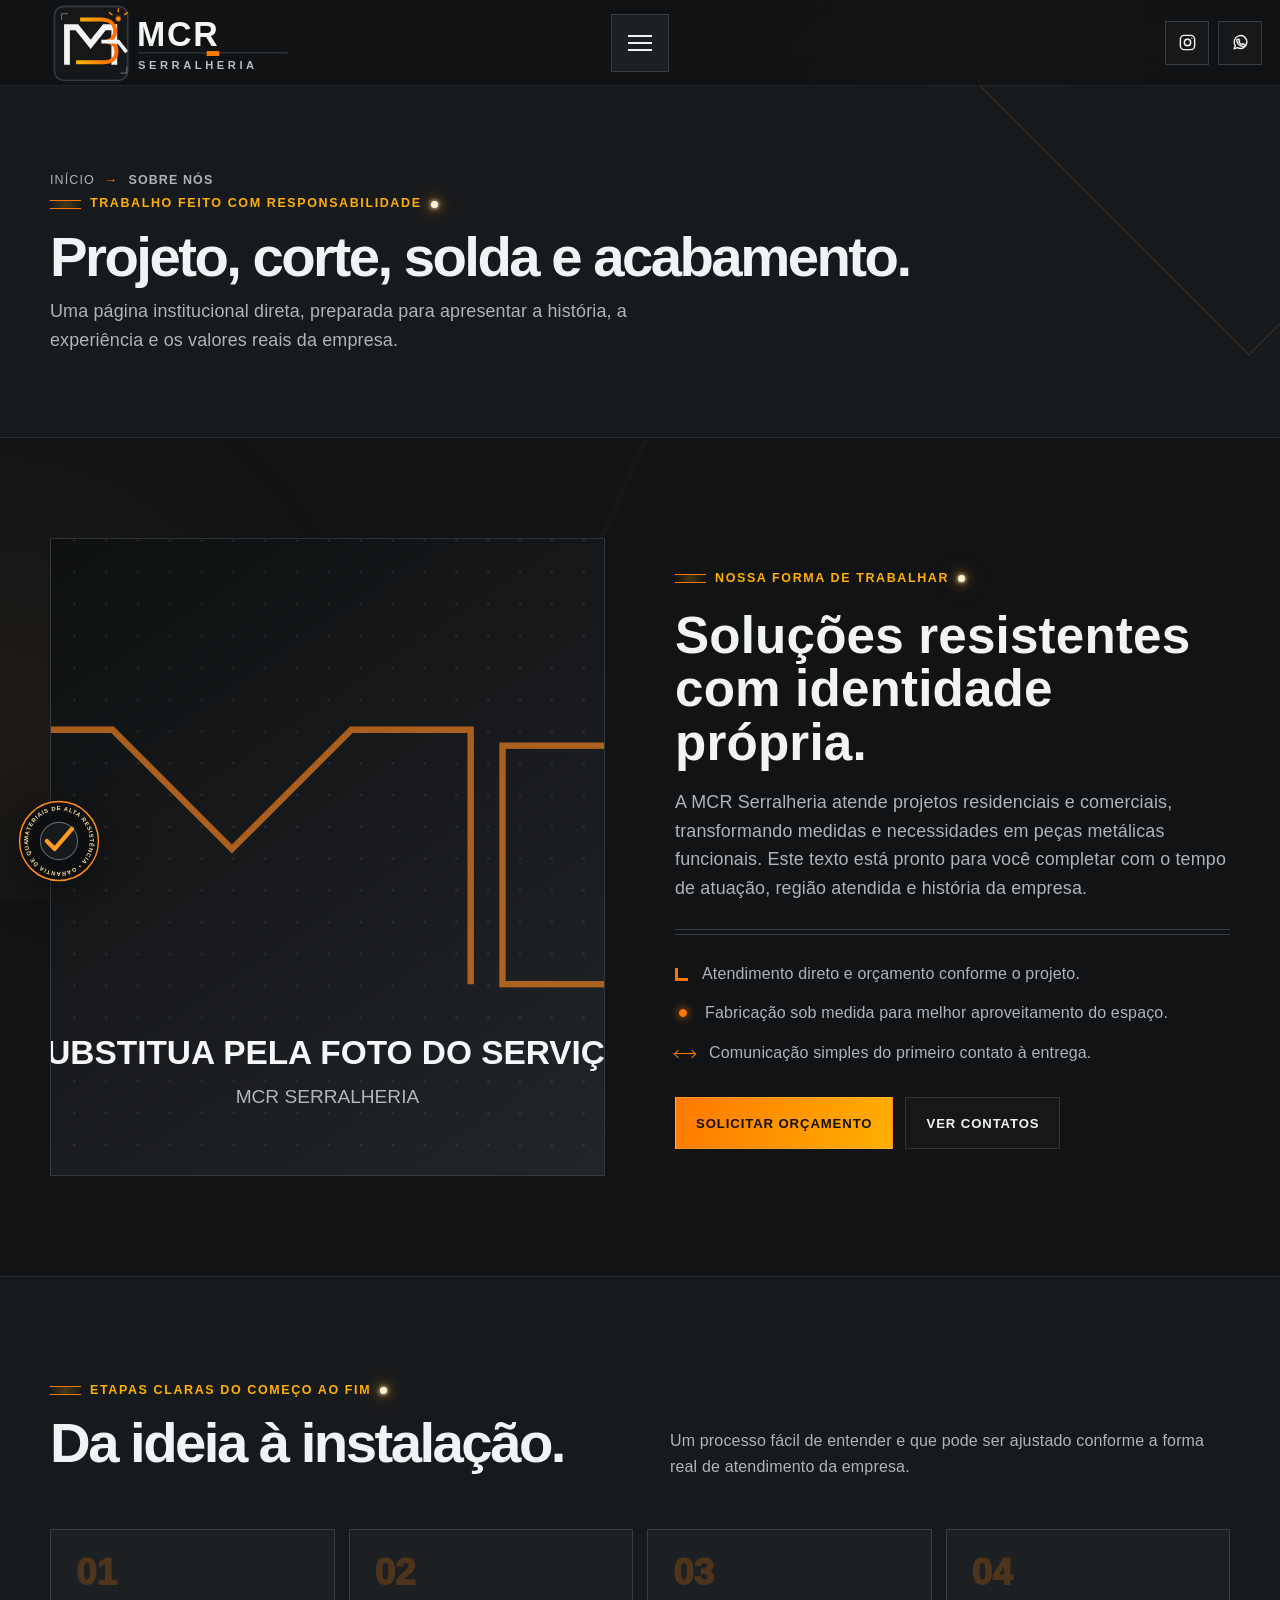
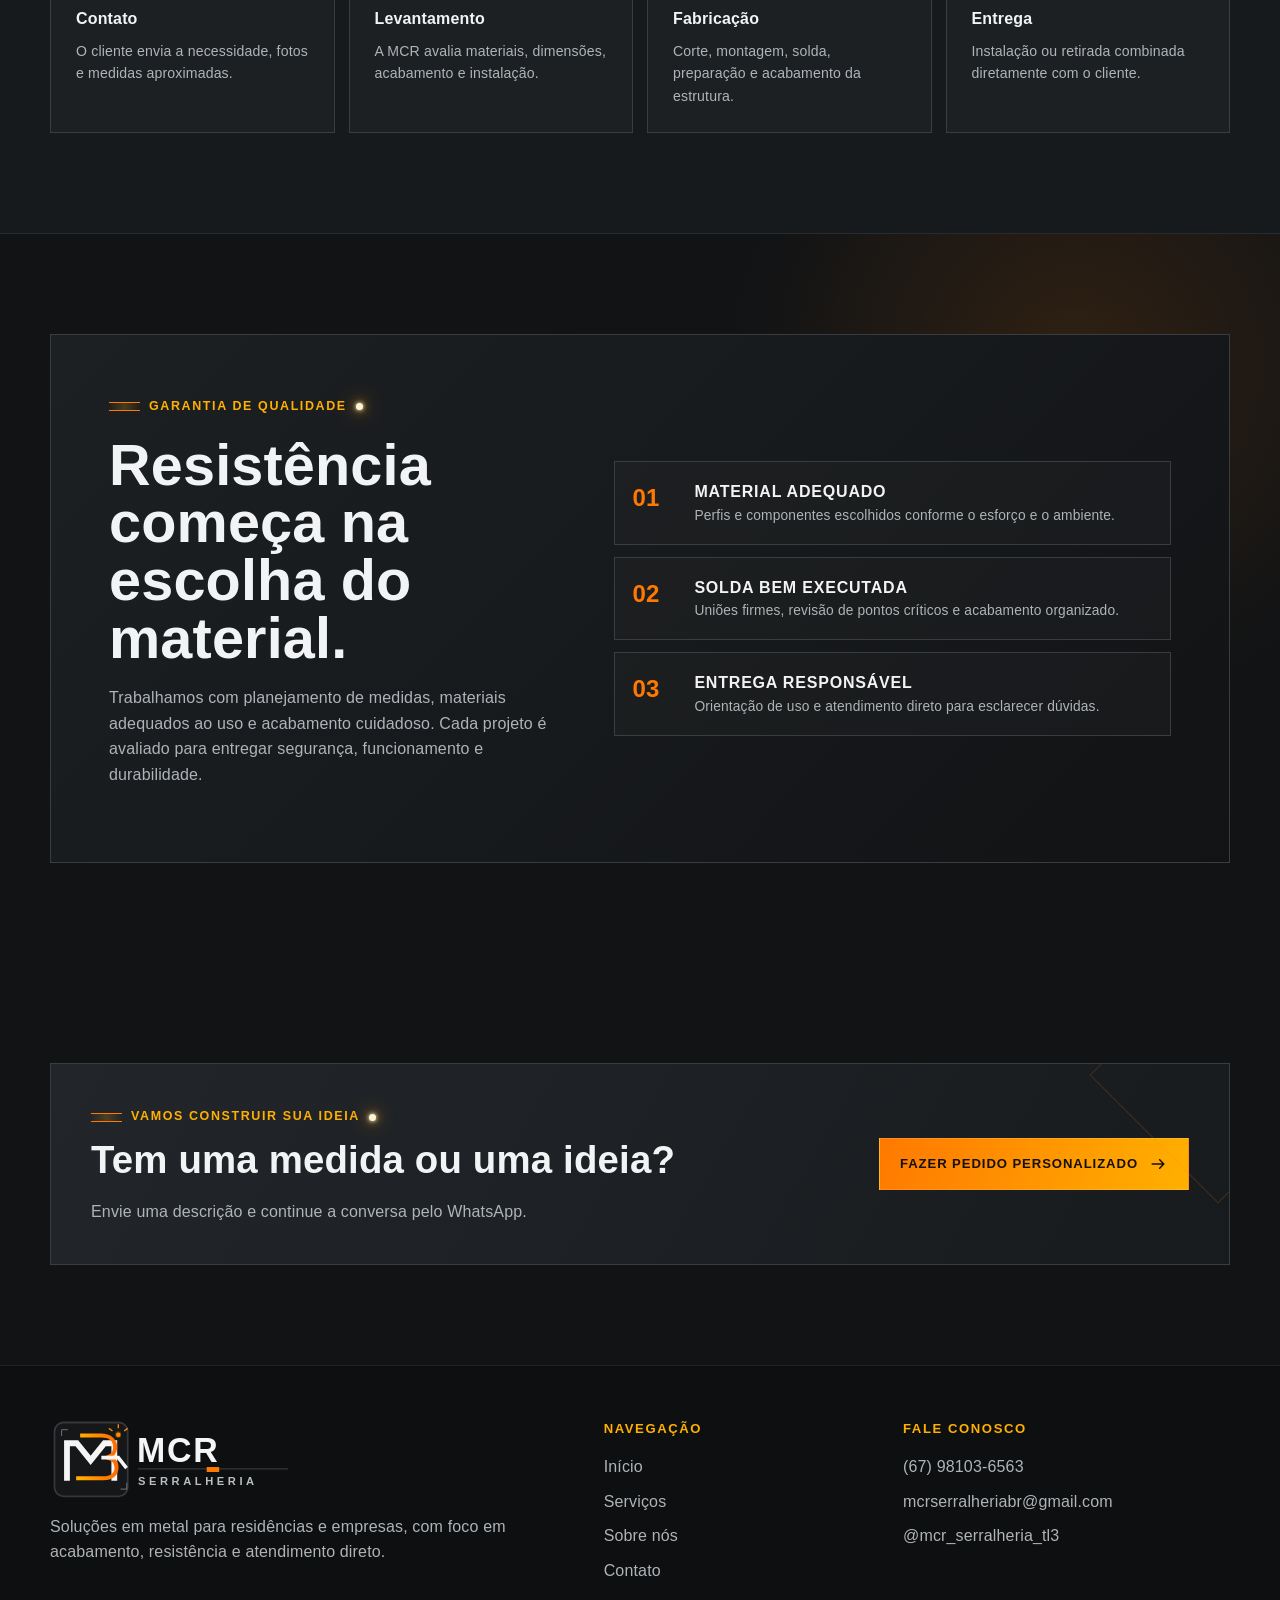
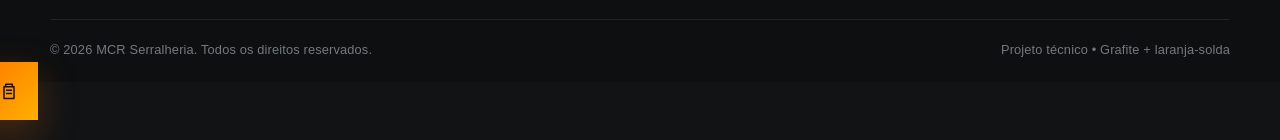
<file: sobre.html>
<!DOCTYPE html>

<html lang="pt-BR"><head><meta charset="utf-8"/><meta content="width=device-width,initial-scale=1" name="viewport"/><meta content="#111315" name="theme-color"/><meta content="Conheça a proposta de trabalho da MCR Serralheria." name="description"/><title>Sobre nós | MCR Serralheria</title><link href="img/favicon.svg" rel="icon" type="image/svg+xml"/><link href="css/style.css" rel="stylesheet"/></head><body data-page="sobre"><a class="skip-link" href="#conteudo">Ir para o conteúdo</a><header class="site-header">
<div class="container header-inner">
<a aria-label="MCR Serralheria - página inicial" class="brand" href="index.html"><img alt="MCR Serralheria" src="img/logo-mcr.svg"/></a>
<button aria-controls="mainNav" aria-expanded="false" aria-label="Abrir menu" class="menu-toggle" type="button"><span></span></button>
<div aria-label="Redes sociais" class="header-socials">
<a aria-label="Abrir Instagram da MCR Serralheria" class="header-social instagram-link" href="https://instagram.com/mcr_serralheria_tl3" rel="noopener" target="_blank">
<svg aria-hidden="true" class="icon-line" viewbox="0 0 24 24"><rect height="18" rx="5" width="18" x="3" y="3"></rect><circle cx="12" cy="12" r="4"></circle><circle cx="17.5" cy="6.5" fill="currentColor" r=".8" stroke="none"></circle></svg>
</a>
<a aria-label="Abrir WhatsApp da MCR Serralheria" class="header-social whatsapp-link" href="https://wa.me/5567981036563" rel="noopener" target="_blank">
<svg aria-hidden="true" class="icon-line" viewbox="0 0 24 24"><path d="M20 11.5a8 8 0 0 1-11.8 7L4 20l1.5-4.1A8 8 0 1 1 20 11.5Z"></path><path d="M8.7 8.2c.2-.5.5-.5.8-.5h.5l.8 2c.1.3 0 .5-.2.7l-.6.7c.8 1.6 2 2.8 3.7 3.5l.7-.8c.2-.2.5-.3.7-.2l1.9.9c.3.1.4.4.4.7 0 1.2-1.1 2-2.1 2-2.5 0-7.9-2.9-8-7.8 0-.5.2-.9.4-1.2Z"></path></svg>
</a>
</div></div>
<nav aria-label="Navegação principal" class="tech-nav" id="mainNav">
<a data-page="inicio" href="index.html">Início</a><a data-page="servicos" href="servicos.html">Serviços</a><a data-page="sobre" href="sobre.html">Sobre nós</a><a data-page="contato" href="contato.html">Contato</a>
</nav>
</header><main class="page-main" id="conteudo"><section class="page-hero"><div class="container"><div class="breadcrumb"><a href="index.html">Início</a><span>→</span><strong>Sobre nós</strong></div><span class="eyebrow">Trabalho feito com responsabilidade</span><h1>Projeto, corte, solda e acabamento.</h1><p class="lead">Uma página institucional direta, preparada para apresentar a história, a experiência e os valores reais da empresa.</p></div></section>
<section class="section"><div class="container about-layout"><div class="about-photo reveal"><img alt="Processo de soldagem em estrutura metálica" data-fallback="img/placeholder-metal.svg" loading="lazy" src="https://images.pexels.com/photos/33658802/pexels-photo-33658802.jpeg?auto=compress&amp;cs=tinysrgb&amp;w=1400"/></div><div class="reveal"><span class="eyebrow">Nossa forma de trabalhar</span><h2 style="font-size:clamp(2.2rem,4vw,4rem);line-height:1.05;margin:18px 0">Soluções resistentes com identidade própria.</h2><p class="lead">A MCR Serralheria atende projetos residenciais e comerciais, transformando medidas e necessidades em peças metálicas funcionais. Este texto está pronto para você completar com o tempo de atuação, região atendida e história da empresa.</p><div class="double-divider"></div><ul class="technical-list"><li><span class="list-marker angle"></span><span>Atendimento direto e orçamento conforme o projeto.</span></li><li><span class="list-marker weld"></span><span>Fabricação sob medida para melhor aproveitamento do espaço.</span></li><li><span class="list-marker arrow"></span><span>Comunicação simples do primeiro contato à entrega.</span></li></ul><div class="button-row"><button class="btn btn-primary" data-order="Projeto personalizado">Solicitar orçamento</button><a class="btn btn-ghost" href="contato.html">Ver contatos</a></div></div></div></section>
<section class="section section-alt"><div class="container"><div class="section-head reveal"><div><span class="eyebrow">Etapas claras do começo ao fim</span><h2>Da ideia à instalação.</h2></div><p>Um processo fácil de entender e que pode ser ajustado conforme a forma real de atendimento da empresa.</p></div><div class="process-grid"><article class="process-step reveal"><span class="num">01</span><h3>Contato</h3><p>O cliente envia a necessidade, fotos e medidas aproximadas.</p></article><article class="process-step reveal"><span class="num">02</span><h3>Levantamento</h3><p>A MCR avalia materiais, dimensões, acabamento e instalação.</p></article><article class="process-step reveal"><span class="num">03</span><h3>Fabricação</h3><p>Corte, montagem, solda, preparação e acabamento da estrutura.</p></article><article class="process-step reveal"><span class="num">04</span><h3>Entrega</h3><p>Instalação ou retirada combinada diretamente com o cliente.</p></article></div></div></section>
<section class="section guarantee-section" id="garantia">
<div class="container">
<div class="guarantee-panel reveal">
<div>
<span class="eyebrow">Garantia de qualidade</span>
<h2>Resistência começa na escolha do material.</h2>
<p>Trabalhamos com planejamento de medidas, materiais adequados ao uso e acabamento cuidadoso. Cada projeto é avaliado para entregar segurança, funcionamento e durabilidade.</p>
</div>
<div class="guarantee-items">
<article><span>01</span><strong>Material adequado</strong><small>Perfis e componentes escolhidos conforme o esforço e o ambiente.</small></article>
<article><span>02</span><strong>Solda bem executada</strong><small>Uniões firmes, revisão de pontos críticos e acabamento organizado.</small></article>
<article><span>03</span><strong>Entrega responsável</strong><small>Orientação de uso e atendimento direto para esclarecer dúvidas.</small></article>
</div>
</div>
</div>
</section><section class="section"><div class="container"><div class="cta-band reveal"><div><span class="eyebrow">Vamos construir sua ideia</span><h2>Tem uma medida ou uma ideia?</h2><p>Envie uma descrição e continue a conversa pelo WhatsApp.</p></div><button class="btn btn-primary" data-order="Projeto personalizado">Fazer pedido personalizado <svg aria-hidden="true" class="icon-line" viewbox="0 0 24 24"><path d="M5 12h14M14 7l5 5-5 5"></path></svg></button></div></div></section></main><footer class="site-footer"><div class="container"><div class="footer-grid">
<div><img alt="MCR Serralheria" class="footer-logo" src="img/logo-mcr.svg"/><p class="footer-text">Soluções em metal para residências e empresas, com foco em acabamento, resistência e atendimento direto.</p></div>
<div><h2 class="footer-title">Navegação</h2><div class="footer-links"><a href="index.html">Início</a><a href="servicos.html">Serviços</a><a href="sobre.html">Sobre nós</a><a href="contato.html">Contato</a></div></div>
<div><h2 class="footer-title">Fale conosco</h2><div class="footer-links"><a href="https://wa.me/5567981036563" rel="noopener" target="_blank">(67) 98103-6563</a><a href="mailto:mcrserralheriabr@gmail.com">mcrserralheriabr@gmail.com</a><a href="https://instagram.com/mcr_serralheria_tl3" rel="noopener" target="_blank">@mcr_serralheria_tl3</a></div></div>
</div><div class="footer-bottom"><span>© <span data-year=""></span> MCR Serralheria. Todos os direitos reservados.</span><span>Projeto técnico • Grafite + laranja-solda</span></div></div></footer><a aria-label="Conhecer a garantia de qualidade da MCR Serralheria" class="guarantee-seal" href="sobre.html#garantia">
<svg aria-hidden="true" viewbox="0 0 120 120">
<defs><path d="M60,60 m-43,0 a43,43 0 1,1 86,0 a43,43 0 1,1 -86,0" id="sealPath"></path></defs>
<circle class="seal-ring" cx="60" cy="60" r="55"></circle>
<text class="seal-text"><textpath href="#sealPath" startoffset="0%">MATERIAIS DE ALTA RESISTÊNCIA • GARANTIA DE QUALIDADE • </textpath></text>
<circle class="seal-core" cx="60" cy="60" r="26"></circle><path class="seal-mark" d="M43 60l11 11 24-28"></path>
</svg>
</a><button aria-label="Pedir orçamento personalizado" class="floating-order" data-order="Projeto personalizado" type="button"><svg aria-hidden="true" class="icon-line" viewbox="0 0 24 24"><path d="M8 4h8v3H8zM6 7h12v14H6zM9 11h6M9 15h6"></path></svg></button>
<div aria-hidden="true" aria-labelledby="modalTitle" aria-modal="true" class="modal" id="orderModal" role="dialog"><div class="modal-card">
<div class="modal-head"><h2 id="modalTitle">Solicitar orçamento</h2><button aria-label="Fechar" class="modal-close" data-close-modal="" type="button">×</button></div>
<div class="modal-body"><div class="modal-service">Serviço selecionado: <strong id="selectedService">Projeto personalizado</strong></div>
<form id="orderForm"><input id="serviceSelected" name="service" type="hidden" value="Projeto personalizado"/><div class="form-grid">
<div class="field full"><label for="clientName">Seu nome</label><input autocomplete="name" id="clientName" maxlength="80" name="name" placeholder="Digite seu nome" required="" type="text"/></div>
<div class="field full"><label for="orderDescription">Breve descrição</label><textarea id="orderDescription" maxlength="700" name="description" placeholder="Ex.: portão de correr para garagem, medida aproximada, bairro e prazo desejado." required=""></textarea></div>
<div class="field full"><button class="btn btn-primary btn-block" type="submit"><svg aria-hidden="true" class="icon-line" viewbox="0 0 24 24"><path d="M20 11.5a8 8 0 0 1-11.8 7L4 20l1.5-4.1A8 8 0 1 1 20 11.5Z"></path><path d="M8.7 8.2c.2-.5.5-.5.8-.5h.5l.8 2c.1.3 0 .5-.2.7l-.6.7c.8 1.6 2 2.8 3.7 3.5l.7-.8c.2-.2.5-.3.7-.2l1.9.9c.3.1.4.4.4.7 0 1.2-1.1 2-2.1 2-2.5 0-7.9-2.9-8-7.8 0-.5.2-.9.4-1.2Z"></path></svg> Enviar pelo WhatsApp</button><small class="form-help">Ao continuar, o WhatsApp será aberto com a mensagem pronta para o número da empresa.</small></div>
</div></form></div></div></div><script src="js/main.js"></script></body></html>
</file>
<file: css/style.css>
/* MCR Serralheria — tema técnico, leve e responsivo */
:root{
  --bg:#111315;--bg-2:#171a1d;--panel:#1d2023;--panel-2:#23272a;
  --line:#383d41;--line-soft:rgba(255,255,255,.08);--text:#f1f3f4;--muted:#aeb4b8;
  --accent:#ff7900;--accent-2:#ffb000;--copper:#c77938;--success:#43b581;
  --shadow:0 24px 70px rgba(0,0,0,.35);--radius:18px;--header:86px;
}
*{box-sizing:border-box}html{scroll-behavior:smooth}body{margin:0;background:var(--bg);color:var(--text);font-family:Inter,ui-sans-serif,system-ui,-apple-system,"Segoe UI",Arial,sans-serif;line-height:1.6;min-height:100vh;overflow-x:hidden}
body::before{content:"";position:fixed;inset:0;z-index:-3;pointer-events:none;background:radial-gradient(circle at 78% 5%,rgba(255,121,0,.1),transparent 28%),radial-gradient(circle at 0 80%,rgba(199,121,56,.07),transparent 26%),linear-gradient(115deg,transparent 0 49.8%,rgba(255,255,255,.015) 50% 50.2%,transparent 50.4%)}
a{color:inherit;text-decoration:none}button,input,textarea,select{font:inherit}button{cursor:pointer}img,video{max-width:100%;display:block}::selection{background:var(--accent);color:#111}
.container{width:min(1180px,calc(100% - 40px));margin-inline:auto}.narrow{width:min(850px,calc(100% - 40px));margin-inline:auto}
.skip-link{position:fixed;left:16px;top:-80px;z-index:999;background:var(--accent);color:#111;padding:10px 14px;font-weight:800}.skip-link:focus{top:16px}
.site-header{height:var(--header);position:sticky;top:0;z-index:80;background:rgba(17,19,21,.88);border-bottom:1px solid var(--line-soft);backdrop-filter:blur(16px);transition:transform .42s cubic-bezier(.22,.8,.22,1),background-color .3s,box-shadow .3s;will-change:transform}.site-header.is-hidden{transform:translateY(calc(-100% - 4px));box-shadow:none}
.header-inner{height:100%;position:relative;display:flex;align-items:center;justify-content:center}.brand{position:absolute;left:0;display:inline-flex;align-items:center;width:auto;max-width:calc(50% - 44px)}.brand img{width:250px;height:auto}
.menu-toggle{position:relative;z-index:91;width:58px;height:58px;border:1px solid var(--line);background:var(--panel);display:grid;place-items:center;transition:.3s}.menu-toggle:hover{border-color:var(--accent)}.menu-toggle span,.menu-toggle::before,.menu-toggle::after{content:"";position:absolute;width:24px;height:2px;background:var(--text);transition:transform .35s,width .35s,top .35s,opacity .25s}.menu-toggle::before{top:20px}.menu-toggle span{top:27px}.menu-toggle::after{top:34px}.menu-toggle[aria-expanded="true"]::before{top:27px;transform:rotate(45deg);background:var(--accent)}.menu-toggle[aria-expanded="true"] span{width:0;opacity:0}.menu-toggle[aria-expanded="true"]::after{top:27px;transform:rotate(-45deg);background:var(--accent)}
.tech-nav{position:fixed;left:50%;top:calc(var(--header) - 1px);z-index:79;transform:translate(-50%,-20px) scaleX(.12);transform-origin:center top;opacity:0;visibility:hidden;display:flex;align-items:stretch;background:#151719;border:1px solid var(--line);box-shadow:var(--shadow);transition:transform .36s cubic-bezier(.2,.8,.2,1),opacity .22s,visibility .22s;min-width:min(760px,calc(100% - 32px))}.tech-nav.is-open{transform:translate(-50%,0) scaleX(1);opacity:1;visibility:visible}.tech-nav a{flex:1;padding:18px 20px;text-align:center;text-transform:uppercase;font-size:.82rem;font-weight:850;letter-spacing:.09em;color:var(--muted);border-right:1px solid var(--line-soft);position:relative;transition:.22s}.tech-nav a:last-child{border-right:0}.tech-nav a::after{content:"";position:absolute;bottom:-1px;left:50%;width:0;height:3px;background:linear-gradient(90deg,var(--accent),var(--accent-2));transition:.25s;transform:translateX(-50%)}.tech-nav a:hover,.tech-nav a.active{color:var(--text);background:rgba(255,255,255,.025)}.tech-nav a:hover::after,.tech-nav a.active::after{width:55%}
.page-main{min-height:calc(100vh - var(--header))}.hero{position:relative;min-height:calc(100vh - var(--header));display:grid;align-items:center;overflow:hidden}.hero::after{content:"MCR";position:absolute;right:-.03em;bottom:-.28em;font-size:clamp(15rem,34vw,35rem);font-weight:950;line-height:1;color:rgba(255,255,255,.018);letter-spacing:-.09em;pointer-events:none}.dot-grid{position:absolute;inset:0;z-index:-2;background-image:radial-gradient(rgba(255,255,255,.12) 1px,transparent 1px);background-size:28px 28px;mask-image:linear-gradient(90deg,#000,transparent 80%);opacity:.35}.hero-grid{display:grid;grid-template-columns:1.03fr .97fr;gap:70px;align-items:center;padding:72px 0}.eyebrow{display:inline-flex;align-items:center;gap:12px;text-transform:uppercase;letter-spacing:.16em;font-size:.75rem;font-weight:850;color:var(--accent-2)}.eyebrow::before{content:"";width:36px;height:8px;border:1px solid var(--accent);box-shadow:inset 0 0 0 2px var(--bg)}h1,h2,h3,p{margin-top:0}.hero h1{font-size:clamp(3rem,6.2vw,6.8rem);line-height:.95;letter-spacing:-.055em;margin:24px 0}.hero h1 .outline{color:transparent;-webkit-text-stroke:1px var(--muted)}.lead{color:var(--muted);font-size:clamp(1rem,1.4vw,1.16rem);max-width:650px}.button-row{display:flex;flex-wrap:wrap;gap:12px;margin-top:32px}.btn{border:1px solid transparent;display:inline-flex;align-items:center;justify-content:center;gap:10px;min-height:52px;padding:12px 20px;text-transform:uppercase;letter-spacing:.07em;font-size:.82rem;font-weight:900;transition:.25s}.btn-primary{background:linear-gradient(110deg,var(--accent),var(--accent-2));color:#15100b}.btn-primary:hover{transform:translateY(-3px);box-shadow:0 13px 30px rgba(255,121,0,.22)}.btn-ghost{border-color:var(--line);background:rgba(255,255,255,.02);color:var(--text)}.btn-ghost:hover{border-color:var(--accent);color:var(--accent)}.btn-block{width:100%}.icon-line{width:20px;height:20px;stroke:currentColor;fill:none;stroke-width:1.8;stroke-linecap:round;stroke-linejoin:round}
.hero-media{position:relative}.hero-media .cross{position:absolute}.cross::before,.cross::after{content:"";position:absolute;background:var(--accent)}.cross::before{width:25px;height:1px;left:-12px}.cross::after{height:25px;width:1px;top:-12px}.cross-a{left:-20px;top:14%}.cross-b{right:-7px;bottom:11%}.measurement{position:absolute;left:-44px;bottom:45px;background:rgba(17,19,21,.93);border:1px solid var(--line);padding:14px 18px;min-width:210px;box-shadow:var(--shadow)}.measurement strong{display:block;font-size:1.25rem}.measurement span{font-size:.73rem;color:var(--muted);text-transform:uppercase;letter-spacing:.12em}.measure-line{display:flex;align-items:center;gap:8px;color:var(--accent);margin-bottom:5px}.measure-line::before,.measure-line::after{content:"";height:1px;background:currentColor;flex:1}.measure-line i{width:7px;height:7px;border-top:1px solid;border-right:1px solid;transform:rotate(45deg)}
.section{position:relative;padding:100px 0}.section-alt{background:var(--bg-2);border-block:1px solid var(--line-soft)}.section-head{display:flex;justify-content:space-between;gap:30px;align-items:end;margin-bottom:46px}.section-head h2,.page-hero h1{font-size:clamp(2.2rem,4.4vw,4.7rem);line-height:1;letter-spacing:-.045em;margin:12px 0}.section-head p{max-width:560px;color:var(--muted);margin-bottom:4px}.double-divider{height:6px;border-top:1px solid var(--line);border-bottom:1px solid var(--line);margin:26px 0}
.stats-strip{display:grid;grid-template-columns:repeat(4,1fr);border:1px solid var(--line);background:var(--panel)}.stat{padding:28px;border-right:1px solid var(--line)}.stat:last-child{border-right:0}.stat strong{display:block;font-size:clamp(1.5rem,3vw,2.6rem);line-height:1;color:var(--accent-2)}.stat span{font-size:.78rem;text-transform:uppercase;letter-spacing:.1em;color:var(--muted)}
.tech-marker{width:42px;height:42px;display:grid;place-items:center;margin-bottom:24px}.marker-angle{border-left:4px solid var(--accent);border-bottom:4px solid var(--accent)}
.service-preview{display:grid;grid-template-columns:repeat(3,1fr);gap:18px}.service-mini{border:1px solid var(--line);background:var(--panel);overflow:hidden}.service-mini img{width:100%;aspect-ratio:16/10;object-fit:cover;filter:saturate(.75)}.service-mini-body{padding:22px}.service-mini h3{font-size:1.05rem;margin-bottom:8px}.service-mini p{color:var(--muted);font-size:.9rem}
.services-showcase-section .section-head h2,
.services-showcase-section .eyebrow,
.service-mini h3,
.services-grid .service-card h2,
.service-number,
.filter-btn{font-family:Bahnschrift,"Arial Narrow","Roboto Condensed","Segoe UI",sans-serif;font-stretch:condensed}
.services-showcase-section .section-head h2{letter-spacing:-.025em}
.service-mini h3{font-size:1.18rem;line-height:1.15;letter-spacing:.015em;text-transform:uppercase}
.services-grid .service-card h2{font-size:1.38rem;letter-spacing:-.015em}
.filter-btn{font-size:.76rem;letter-spacing:.095em}
.technical-list{list-style:none;padding:0;margin:0;display:grid;gap:14px}.technical-list li{display:flex;gap:14px;align-items:flex-start;color:var(--muted)}.list-marker{width:17px;height:10px;border:1px solid var(--accent);margin-top:7px;flex:none}.list-marker.angle{width:13px;height:13px;border-top:0;border-right:0;border-left-width:3px;border-bottom-width:3px}.list-marker.weld{width:8px;height:8px;background:var(--accent);border-radius:50%;box-shadow:0 0 10px var(--accent);margin:9px 4px 0}.list-marker.arrow{width:20px;height:1px;background:var(--accent);border:0;margin-top:13px;position:relative}.list-marker.arrow::before,.list-marker.arrow::after{content:"";position:absolute;width:5px;height:5px;border-top:1px solid var(--accent);border-right:1px solid var(--accent);top:-2px}.list-marker.arrow::before{left:0;transform:rotate(-135deg)}.list-marker.arrow::after{right:0;transform:rotate(45deg)}
.cta-band{border:1px solid var(--line);background:linear-gradient(120deg,#22262a,#181b1e);padding:40px;display:flex;justify-content:space-between;align-items:center;gap:30px;position:relative;overflow:hidden}.cta-band::after{content:"";position:absolute;width:180px;height:180px;border:1px solid rgba(255,121,0,.18);transform:rotate(45deg);right:-80px;top:-80px}.cta-band h2{margin-bottom:8px;font-size:clamp(1.7rem,3vw,3rem)}.cta-band p{color:var(--muted);margin:0}

.project-continuation{overflow:hidden;background:linear-gradient(145deg,#111315 0%,#171a1d 58%,#1c1916 100%)}
.agility-slide{display:grid;grid-template-columns:1.08fr .92fr;min-height:560px;border:1px solid var(--line);background:rgba(22,25,27,.78);box-shadow:var(--shadow);overflow:hidden}
.agility-copy{padding:clamp(34px,5vw,72px);display:flex;flex-direction:column;justify-content:center}
.agility-copy h2{font-size:clamp(2.25rem,4.5vw,4.9rem);line-height:.96;letter-spacing:-.05em;margin:18px 0 22px;max-width:760px}
.agility-copy>p{color:var(--muted);font-size:1.02rem;max-width:680px}
.agility-points{display:grid;grid-template-columns:repeat(3,1fr);gap:10px;margin:30px 0}
.agility-points>div{min-height:150px;padding:18px;border:1px solid var(--line-soft);background:rgba(255,255,255,.018);position:relative}
.agility-points>div::after{content:"+";position:absolute;right:10px;top:5px;color:#5c6266}
.agility-points span{display:block;color:var(--accent);font:800 .72rem/1 Bahnschrift,"Arial Narrow",sans-serif;letter-spacing:.12em}
.agility-points strong{display:block;margin:15px 0 7px;font-size:.95rem;line-height:1.2;text-transform:uppercase}
.agility-points small{display:block;color:var(--muted);font-size:.8rem;line-height:1.45}
.agility-copy .btn{align-self:flex-start}
.blueprint-panel{position:relative;min-height:100%;overflow:hidden;border-left:1px solid var(--line);background-color:#101214;background-image:linear-gradient(rgba(255,255,255,.045) 1px,transparent 1px),linear-gradient(90deg,rgba(255,255,255,.045) 1px,transparent 1px),radial-gradient(circle at 62% 44%,rgba(255,121,0,.13),transparent 34%);background-size:26px 26px,26px 26px,auto}
.blueprint-label{position:absolute;left:28px;top:26px;color:var(--accent-2);font:800 .72rem/1 Bahnschrift,"Arial Narrow",sans-serif;letter-spacing:.16em}
.blueprint-shape{position:absolute;left:18%;right:16%;top:23%;bottom:25%;border:2px solid rgba(255,176,0,.74);clip-path:polygon(0 14%,72% 14%,72% 0,100% 28%,100% 100%,18% 100%,18% 72%,0 72%)}
.blueprint-shape::before,.blueprint-shape::after{content:"";position:absolute;background:rgba(255,255,255,.35)}
.blueprint-shape::before{left:18%;top:0;bottom:0;width:1px}.blueprint-shape::after{left:0;right:0;top:72%;height:1px}
.blueprint-shape i{position:absolute;width:13px;height:13px;border:1px solid var(--accent);background:#101214;transform:translate(-50%,-50%)}
.blueprint-shape i:nth-child(1){left:18%;top:14%}.blueprint-shape i:nth-child(2){left:72%;top:14%}.blueprint-shape i:nth-child(3){left:18%;top:72%}.blueprint-shape i:nth-child(4){left:72%;top:72%}
.blueprint-shape b{position:absolute;width:46%;height:38%;left:32%;top:28%;border:1px dashed rgba(255,255,255,.45);transform:skewY(-7deg)}
.blueprint-axis{position:absolute;color:var(--muted);font-size:.66rem;text-transform:uppercase;letter-spacing:.12em}
.axis-x{left:18%;right:16%;bottom:18%;border-top:1px solid rgba(255,255,255,.28);text-align:center}.axis-x::before,.axis-x::after{content:"";position:absolute;top:-4px;width:7px;height:7px;border-top:1px solid;border-right:1px solid}.axis-x::before{left:0;transform:rotate(-135deg)}.axis-x::after{right:0;transform:rotate(45deg)}.axis-x span{position:relative;top:7px;background:#101214;padding:0 8px}
.axis-y{top:23%;bottom:25%;right:9%;border-left:1px solid rgba(255,255,255,.28)}.axis-y span{position:absolute;top:50%;left:8px;transform:translateY(-50%) rotate(90deg)}
.blueprint-footer{position:absolute;left:28px;right:28px;bottom:25px;display:flex;align-items:center;justify-content:space-between;gap:8px;color:var(--muted);font:700 .68rem/1 Bahnschrift,"Arial Narrow",sans-serif;text-transform:uppercase;letter-spacing:.08em}.blueprint-footer span{color:var(--accent)}
.blueprint-panel .cross{position:absolute;width:20px;height:20px}.blueprint-panel .cross::before,.blueprint-panel .cross::after{content:"";position:absolute;background:rgba(255,121,0,.7)}.blueprint-panel .cross::before{left:0;right:0;top:50%;height:1px}.blueprint-panel .cross::after{top:0;bottom:0;left:50%;width:1px}.cross-one{right:24px;top:24px}.cross-two{left:24px;bottom:62px}
.page-hero{position:relative;padding:85px 0 65px;background:var(--bg-2);border-bottom:1px solid var(--line-soft);overflow:hidden}.page-hero::after{content:"";position:absolute;width:420px;height:420px;right:-180px;top:-240px;border:1px solid rgba(255,121,0,.2);transform:rotate(45deg)}.breadcrumb{display:flex;align-items:center;gap:10px;font-size:.78rem;text-transform:uppercase;letter-spacing:.09em;color:var(--muted)}.breadcrumb span{color:var(--accent)}
.filter-row{display:flex;flex-wrap:wrap;gap:8px;margin-bottom:28px}.filter-btn{border:1px solid var(--line);background:var(--panel);color:var(--muted);padding:9px 14px;text-transform:uppercase;font-size:.74rem;font-weight:800;letter-spacing:.06em}.filter-btn:hover,.filter-btn.active{border-color:var(--accent);color:var(--accent)}
.services-grid{display:grid;grid-template-columns:repeat(2,1fr);gap:22px}.service-card{display:grid;grid-template-columns:44% 56%;min-height:310px;border:1px solid var(--line);background:var(--panel);overflow:hidden;position:relative;transition:.3s}.service-card:hover{border-color:#5b4939;transform:translateY(-4px)}.service-card::before{content:"+";position:absolute;z-index:2;left:12px;top:7px;color:rgba(255,255,255,.55)}.service-image{position:relative;overflow:hidden}.service-image img{width:100%;height:100%;object-fit:cover;filter:saturate(.68) contrast(1.08);transition:.5s}.service-card:hover img{transform:scale(1.05)}.service-image::after{content:"";position:absolute;inset:0;background:linear-gradient(90deg,transparent 65%,var(--panel))}.service-content{padding:27px 25px 25px 12px;display:flex;flex-direction:column}.service-number{font-size:.72rem;letter-spacing:.14em;color:var(--accent);font-weight:900}.service-card h2{font-size:1.25rem;line-height:1.2;margin:10px 0}.service-card p{color:var(--muted);font-size:.9rem;flex:1}.service-card .btn{align-self:flex-start;min-height:43px;padding:9px 15px}.custom-card{background:linear-gradient(135deg,#2b2119,#1b1d1f)}
.media-showcase{display:grid;grid-template-columns:1.25fr .75fr;gap:22px;align-items:stretch}.video-box{border:1px solid var(--line);background:#090a0b;position:relative;min-height:420px}.video-box video{width:100%;height:100%;object-fit:cover}.media-note{border:1px solid var(--line);background:var(--panel);padding:34px;display:flex;flex-direction:column;justify-content:center}.media-note code{background:#111;padding:3px 7px;color:var(--accent-2)}
.about-layout{display:grid;grid-template-columns:1fr 1fr;gap:70px;align-items:center}.about-photo{position:relative}.about-photo img{width:100%;aspect-ratio:4/4.6;object-fit:cover;filter:saturate(.65);border:1px solid var(--line)}.about-photo::after{content:"";position:absolute;inset:22px -22px -22px 22px;border-right:1px solid var(--accent);border-bottom:1px solid var(--accent);z-index:-1}.process-grid{display:grid;grid-template-columns:repeat(4,1fr);gap:14px}.process-step{border:1px solid var(--line);background:var(--panel);padding:25px;position:relative}.process-step .num{display:block;font-size:2.3rem;font-weight:950;color:rgba(255,121,0,.22);line-height:1}.process-step h3{font-size:1rem;margin:14px 0 8px}.process-step p{font-size:.88rem;color:var(--muted);margin:0}
.contact-grid{display:grid;grid-template-columns:.9fr 1.1fr;gap:30px}.contact-panel,.form-panel{border:1px solid var(--line);background:var(--panel);padding:34px}.contact-items{display:grid;gap:14px;margin-top:28px}.contact-item{display:flex;gap:14px;align-items:center;padding:15px;border:1px solid var(--line-soft);background:rgba(255,255,255,.015)}.contact-item .icon-box{width:44px;height:44px;border:1px solid var(--line);display:grid;place-items:center;color:var(--accent);flex:none}.contact-item small{display:block;color:var(--muted);font-size:.72rem;text-transform:uppercase;letter-spacing:.08em}.contact-item strong{font-size:.93rem;word-break:break-word}.form-grid{display:grid;grid-template-columns:1fr 1fr;gap:15px}.field{display:grid;gap:7px}.field.full{grid-column:1/-1}.field label{font-size:.76rem;text-transform:uppercase;letter-spacing:.09em;color:var(--muted);font-weight:800}.field input,.field textarea,.field select{width:100%;border:1px solid var(--line);background:#141618;color:var(--text);padding:13px 14px;outline:none;transition:.2s}.field input:focus,.field textarea:focus,.field select:focus{border-color:var(--accent);box-shadow:0 0 0 3px rgba(255,121,0,.08)}.field textarea{min-height:135px;resize:vertical}.form-help{font-size:.78rem;color:var(--muted)}
.site-footer{border-top:1px solid var(--line-soft);background:#0d0f10;padding:52px 0 22px}.footer-grid{display:grid;grid-template-columns:1.4fr .7fr .9fr;gap:45px}.footer-logo{width:250px;margin-bottom:15px}.footer-text{color:var(--muted);max-width:480px}.footer-title{font-size:.82rem;text-transform:uppercase;letter-spacing:.12em;color:var(--accent-2);margin-bottom:15px}.footer-links{display:grid;gap:9px;color:var(--muted)}.footer-links a:hover{color:var(--accent)}.footer-bottom{border-top:1px solid var(--line-soft);margin-top:35px;padding-top:20px;color:#747a7e;font-size:.8rem;display:flex;justify-content:space-between;gap:20px}
.floating-order{position:fixed;right:20px;bottom:20px;z-index:60;width:58px;height:58px;border:0;background:linear-gradient(135deg,var(--accent),var(--accent-2));color:#15100b;display:grid;place-items:center;box-shadow:0 15px 40px rgba(255,121,0,.25);transition:.25s}.floating-order:hover{transform:translateY(-4px) rotate(-2deg)}
.modal{position:fixed;inset:0;z-index:100;display:grid;place-items:center;padding:20px;background:rgba(0,0,0,.72);backdrop-filter:blur(7px);opacity:0;visibility:hidden;transition:.22s}.modal.is-open{opacity:1;visibility:visible}.modal-card{width:min(570px,100%);border:1px solid var(--line);background:#181b1e;box-shadow:var(--shadow);transform:translateY(18px) scale(.98);transition:.28s}.modal.is-open .modal-card{transform:none}.modal-head{display:flex;justify-content:space-between;gap:20px;align-items:center;padding:22px 24px;border-bottom:1px solid var(--line)}.modal-head h2{font-size:1.2rem;margin:0}.modal-close{width:40px;height:40px;border:1px solid var(--line);background:transparent;color:var(--text);font-size:1.4rem}.modal-body{padding:24px}.modal-service{border-left:3px solid var(--accent);padding:10px 12px;background:rgba(255,121,0,.06);margin-bottom:20px;color:var(--muted)}.modal-service strong{color:var(--text)}

.reveal{opacity:1;transform:none}.reveal.reveal-ready{opacity:0;transform:translateY(24px);transition:opacity .7s,transform .7s}.reveal.reveal-ready.visible{opacity:1;transform:none}
@media (max-width:980px){:root{--header:76px}.brand img{width:205px}.tech-nav{min-width:min(620px,calc(100% - 24px))}.hero-grid,.about-layout,.contact-grid{grid-template-columns:1fr}.hero-grid{gap:42px;padding:55px 0}.hero-media{max-width:650px}.measurement{left:16px}.service-preview{grid-template-columns:repeat(2,1fr)}.stats-strip{grid-template-columns:repeat(2,1fr)}.stat:nth-child(2){border-right:0}.stat:nth-child(-n+2){border-bottom:1px solid var(--line)}.services-grid{grid-template-columns:1fr}.media-showcase{grid-template-columns:1fr}.process-grid{grid-template-columns:repeat(2,1fr)}.footer-grid{grid-template-columns:1fr 1fr}.footer-grid>div:first-child{grid-column:1/-1}}
@media (max-width:700px){.container,.narrow{width:min(100% - 26px,1180px)}.site-header{height:72px}.header-inner{display:flex}.brand img{width:142px}.menu-toggle{width:48px;height:48px}.menu-toggle::before{top:16px}.menu-toggle span{top:23px}.menu-toggle::after{top:30px}.menu-toggle[aria-expanded="true"]::before,.menu-toggle[aria-expanded="true"]::after{top:23px}.tech-nav{top:71px;display:grid;grid-template-columns:repeat(2,1fr);min-width:calc(100% - 26px);transform:translate(-50%,-10px) scaleX(.18);transform-origin:center top}.tech-nav.is-open{transform:translate(-50%,0) scaleX(1)}.tech-nav a{padding:14px 10px;border-right:1px solid var(--line-soft);border-bottom:1px solid var(--line-soft)}.tech-nav a:nth-child(2n){border-right:0}.tech-nav a:nth-last-child(-n+2){border-bottom:0}.hero{min-height:auto}.hero-grid{padding:56px 0 72px}.hero h1{font-size:clamp(2.75rem,15vw,4.5rem)}.hero-media{margin-top:10px}.measurement{left:10px;bottom:14px;min-width:170px;padding:10px 13px}.section{padding:72px 0}.section-head{display:block}.service-preview{display:grid;grid-auto-flow:column;grid-auto-columns:minmax(82%,1fr);grid-template-columns:none;overflow-x:auto;overscroll-behavior-inline:contain;scroll-snap-type:inline mandatory;padding-bottom:12px}.service-mini{scroll-snap-align:start}.stats-strip{grid-template-columns:repeat(2,1fr)}.stat,.stat:nth-child(2){border-right:1px solid var(--line);border-bottom:1px solid var(--line)}.stat:nth-child(2n){border-right:0}.stat:nth-last-child(-n+2){border-bottom:0}.cta-band{display:block;padding:28px}.cta-band .btn{margin-top:20px}.agility-slide{grid-template-columns:1fr}.agility-copy{padding:34px 24px}.agility-points{grid-template-columns:1fr}.agility-points>div{min-height:0}.blueprint-panel{min-height:410px;border-left:0;border-top:1px solid var(--line)}.service-card{grid-template-columns:1fr}.service-image{height:230px}.service-image::after{background:linear-gradient(180deg,transparent 70%,var(--panel))}.service-content{padding:22px}.process-grid{grid-template-columns:1fr}.about-photo::after{inset:12px -8px -12px 12px}.form-grid{grid-template-columns:1fr}.field.full{grid-column:auto}.contact-panel,.form-panel{padding:24px}.footer-grid{grid-template-columns:1fr}.footer-grid>div:first-child{grid-column:auto}.footer-bottom{display:block}.floating-order{width:52px;height:52px;right:14px;bottom:14px}}

@media (min-width:701px) and (max-width:980px){.agility-slide{grid-template-columns:1fr}.blueprint-panel{min-height:500px;border-left:0;border-top:1px solid var(--line)}}
@media (max-width:380px){.brand img{width:120px}.menu-toggle{width:46px;height:46px}.tech-nav a{font-size:.74rem;letter-spacing:.065em}}
@media (prefers-reduced-motion:reduce){*,*::before,*::after{scroll-behavior:auto!important;transition:none!important;animation:none!important}.reveal,.reveal.reveal-ready{opacity:1;transform:none}}


/* === MCR ANIMATIONS V4 === */
body{font-family:"Bahnschrift SemiCondensed","Bahnschrift","Arial Narrow",Arial,sans-serif;letter-spacing:.01em}
button,input,textarea,select{font-family:inherit}

/* Ícones sociais do cabeçalho */
.header-socials{position:absolute;right:0;display:flex;align-items:center;gap:9px;z-index:92}
.header-social{width:44px;height:44px;display:grid;place-items:center;border:1px solid var(--line);background:rgba(255,255,255,.025);color:var(--text);transition:transform .25s,border-color .25s,color .25s,box-shadow .25s}
.header-social .icon-line{width:19px;height:19px}
.header-social:hover{transform:translateY(-3px);border-color:var(--accent);color:var(--accent-2);box-shadow:0 0 18px rgba(255,121,0,.2)}

/* Tag técnica mais moderna: traços duplos + ponto de solda */
.eyebrow{gap:9px;font-size:.78rem;letter-spacing:.13em}
.eyebrow::before{content:"";width:31px;height:7px;border:0;border-top:1px solid var(--accent);border-bottom:1px solid var(--accent);box-shadow:none;background:linear-gradient(90deg,transparent,rgba(255,176,0,.2),transparent)}
.eyebrow::after{content:"";width:7px;height:7px;flex:0 0 7px;border-radius:50%;background:#fff4cf;box-shadow:0 0 4px #fff,0 0 11px var(--accent-2),0 0 22px var(--accent)}

/* Botões com metal aquecido e faíscas */
.btn,.floating-order{position:relative;isolation:isolate}
.btn{border-color:rgba(255,255,255,.12)}
.btn::before,.floating-order::before{content:"";position:absolute;inset:-2px;z-index:-1;border:1px solid transparent;opacity:0;pointer-events:none;transition:opacity .25s,box-shadow .25s;border-radius:inherit}
.btn:hover::before,.floating-order:hover::before{opacity:1;border-color:#ffd27a;box-shadow:0 0 5px #fff2c0,0 0 14px #ff9d24,0 0 30px rgba(255,80,0,.62),inset 0 0 10px rgba(255,153,0,.2)}
.btn:hover{border-color:#ffd27a}
.heat-spark{position:absolute;z-index:6;width:3px;height:3px;border-radius:50%;pointer-events:none;background:#fff8d6;box-shadow:0 0 4px #fff,0 0 9px #ffae00,0 0 14px #ff5a00;animation:buttonSpark .72s cubic-bezier(.2,.7,.2,1) forwards}
@keyframes buttonSpark{0%{opacity:1;transform:translate(0,0) scale(1)}65%{opacity:.9;transform:translate(var(--spark-x),var(--spark-y)) scale(.72)}100%{opacity:0;transform:translate(var(--spark-x),calc(var(--spark-y) + 12px)) scale(0)}}

/* Hero: sequência leve de corte, solda e portão */
.industrial-showcase{position:relative;aspect-ratio:4/5;overflow:hidden;border:1px solid var(--line);background:linear-gradient(145deg,#15181a,#08090a);clip-path:polygon(0 0,100% 0,100% 89%,88% 100%,0 100%);box-shadow:inset 0 0 80px rgba(0,0,0,.65),0 26px 70px rgba(0,0,0,.32)}
.industrial-showcase::after{content:"";position:absolute;inset:0;z-index:20;pointer-events:none;background:linear-gradient(180deg,rgba(255,255,255,.025),transparent 22%,transparent 68%,rgba(0,0,0,.68)),repeating-linear-gradient(0deg,rgba(255,255,255,.018) 0 1px,transparent 1px 4px)}
.showcase-grid{position:absolute;inset:0;background-image:linear-gradient(rgba(255,255,255,.035) 1px,transparent 1px),linear-gradient(90deg,rgba(255,255,255,.035) 1px,transparent 1px);background-size:32px 32px;opacity:.48}
.showcase-topline{position:absolute;z-index:24;left:22px;right:22px;top:20px;display:flex;justify-content:space-between;gap:15px;font-size:.69rem;letter-spacing:.15em;color:#d4d9dc;text-transform:uppercase}
.showcase-topline b{color:var(--accent-2)}
.industrial-scene{--scene-delay:0s;position:absolute;inset:0;z-index:4;opacity:0;overflow:hidden;animation:sceneCycle 18s infinite var(--scene-delay)}
.grinder-scene{--scene-delay:0s}.welding-scene{--scene-delay:6s}.gate-scene{--scene-delay:12s}
@keyframes sceneCycle{0%{opacity:0;transform:scale(1.025)}4%,29%{opacity:1;transform:scale(1)}33%,100%{opacity:0;transform:scale(.99)}}
.scene-kicker{position:absolute;left:24px;bottom:70px;color:var(--accent-2);font-size:.73rem;font-weight:800;letter-spacing:.14em;z-index:15}
.scene-title{position:absolute;left:24px;right:24px;bottom:30px;font-size:clamp(1.25rem,2.4vw,2rem);line-height:1;text-transform:uppercase;z-index:15}
.scene-progress{position:absolute;z-index:25;right:24px;bottom:28px;display:flex;gap:6px}.scene-progress i{width:18px;height:3px;background:#4b5054;overflow:hidden}.scene-progress i::after{content:"";display:block;width:100%;height:100%;background:var(--accent);transform:scaleX(0);transform-origin:left;animation:progressCycle 18s infinite}.scene-progress i:nth-child(2)::after{animation-delay:6s}.scene-progress i:nth-child(3)::after{animation-delay:12s}
@keyframes progressCycle{0%{transform:scaleX(0)}4%{transform:scaleX(.08)}29%{transform:scaleX(1)}33%,100%{transform:scaleX(0)}}

/* Cena 1: lixadeira */
.metal-stock{position:absolute;left:8%;right:7%;top:58%;height:42px;background:linear-gradient(#777f84,#32373a 42%,#151719 44%,#42484c);border:1px solid #7d858a;transform:skewX(-7deg);box-shadow:0 24px 26px rgba(0,0,0,.45)}
.grinder-tool{position:absolute;width:230px;height:105px;left:42%;top:30%;transform:rotate(-25deg);transform-origin:75% 70%;animation:grinderGuide 6s ease-in-out infinite var(--scene-delay)}
.grinder-body{position:absolute;width:150px;height:50px;right:12px;top:23px;border-radius:25px 10px 10px 25px;background:linear-gradient(180deg,#d96b20,#843810 52%,#3b1f12);border:2px solid #f58b3a;box-shadow:inset 0 0 15px rgba(0,0,0,.45)}
.grinder-handle{position:absolute;width:75px;height:20px;right:-25px;top:40px;border-radius:8px;background:linear-gradient(#33393d,#111);border:1px solid #60676c}
.grinder-disc{position:absolute;left:1px;top:8px;width:86px;height:86px;border-radius:50%;border:7px solid #70787d;background:repeating-conic-gradient(#b7bdc0 0 8deg,#4d5357 8deg 16deg);box-shadow:0 0 0 5px #25292c;animation:discSpin .28s linear infinite}
.grinder-guard{position:absolute;left:-5px;top:4px;width:96px;height:48px;border:6px solid #262b2e;border-bottom:0;border-radius:70px 70px 0 0}
.cut-contact{position:absolute;left:38%;top:57%;width:18px;height:18px;border-radius:50%;background:#fff;box-shadow:0 0 7px #fff,0 0 18px #ffd34e,0 0 40px #ff5a00;animation:contactPulse .18s infinite alternate}
@keyframes grinderGuide{0%,100%{transform:translate(-13px,-16px) rotate(-28deg)}50%{transform:translate(18px,9px) rotate(-23deg)}}
@keyframes discSpin{to{transform:rotate(360deg)}}
@keyframes contactPulse{to{transform:scale(1.25);filter:brightness(1.45)}}

/* Cena 2: máscara e soldagem */
.welder-shoulders{position:absolute;left:24%;top:49%;width:190px;height:150px;border-radius:90px 90px 0 0;background:linear-gradient(145deg,#343a3e,#111416);border:1px solid #5b6266}
.welder-head{position:absolute;left:35%;top:30%;width:82px;height:96px;border-radius:42px 42px 30px 30px;background:#8b654b}
.weld-mask{position:absolute;left:31%;top:18%;width:120px;height:120px;border-radius:42px 42px 28px 28px;background:linear-gradient(145deg,#343a3e,#111);border:3px solid #697176;transform-origin:50% 10%;animation:maskLower 6s ease-in-out infinite var(--scene-delay);box-shadow:inset 0 0 30px #050505}
.weld-mask::before{content:"";position:absolute;left:27px;right:27px;top:38px;height:37px;background:linear-gradient(135deg,#122b28,#05110f);border:3px solid #050708;box-shadow:inset 0 0 12px #36a889}
.weld-mask i{position:absolute;width:16px;height:16px;border-radius:50%;left:15px;top:15px;border:2px solid #747d82}
.weld-table{position:absolute;left:12%;right:8%;top:68%;height:48px;background:linear-gradient(#6c757a,#24292c 42%,#111);border:1px solid #8b9499}
.electrode{position:absolute;left:61%;top:42%;width:9px;height:150px;background:linear-gradient(90deg,#71797d,#e4e8ea,#5b6266);transform:rotate(37deg);transform-origin:bottom;animation:electrodeGuide 6s ease-in-out infinite var(--scene-delay)}
.weld-arc{position:absolute;left:69%;top:66%;width:16px;height:16px;border-radius:50%;background:#fff;box-shadow:0 0 8px #fff,0 0 18px #64dfff,0 0 38px #ffb000,0 0 70px #ff5a00;animation:weldFlash .32s steps(2) infinite}
@keyframes maskLower{0%,8%{transform:rotateX(-72deg) translateY(-25px)}18%,82%{transform:rotateX(0) translateY(0)}94%,100%{transform:rotateX(-72deg) translateY(-25px)}}
@keyframes electrodeGuide{0%,100%{transform:translate(-10px,-8px) rotate(42deg)}50%{transform:translate(12px,5px) rotate(34deg)}}
@keyframes weldFlash{0%,35%{opacity:.25;transform:scale(.75)}36%,70%{opacity:1;transform:scale(1.3)}71%,100%{opacity:.65;transform:scale(1)}}

/* Faíscas das duas cenas */
.scene-sparks{position:absolute;z-index:12;width:1px;height:1px}.grinder-sparks{left:39%;top:59%;transform:rotate(-10deg)}.welding-sparks{left:70%;top:68%}
.scene-sparks i{position:absolute;width:4px;height:4px;border-radius:50%;background:#fff9d8;box-shadow:0 0 4px #fff,0 0 10px #ff9d00;animation:sparkFlight 1.05s ease-out infinite;animation-delay:0s}
.scene-sparks i:nth-child(1){--i:1;--sx:95px;--sy:34px}.scene-sparks i:nth-child(2){--i:2;--sx:72px;--sy:62px}.scene-sparks i:nth-child(3){--i:3;--sx:125px;--sy:75px}.scene-sparks i:nth-child(4){--i:4;--sx:45px;--sy:96px}.scene-sparks i:nth-child(5){--i:5;--sx:-35px;--sy:68px}.scene-sparks i:nth-child(6){--i:6;--sx:148px;--sy:110px}.scene-sparks i:nth-child(7){--i:7;--sx:30px;--sy:125px}.scene-sparks i:nth-child(8){--i:8;--sx:-62px;--sy:100px}.scene-sparks i:nth-child(9){--i:9;--sx:106px;--sy:145px}.scene-sparks i:nth-child(10){--i:10;--sx:15px;--sy:155px}.scene-sparks i:nth-child(11){--i:11;--sx:-87px;--sy:128px}.scene-sparks i:nth-child(12){--i:12;--sx:166px;--sy:82px}.scene-sparks i:nth-child(13){--i:13;--sx:60px;--sy:175px}.scene-sparks i:nth-child(14){--i:14;--sx:-22px;--sy:158px}.scene-sparks i:nth-child(15){--i:15;--sx:132px;--sy:176px}.scene-sparks i:nth-child(16){--i:16;--sx:-110px;--sy:155px}.scene-sparks i:nth-child(17){--i:17;--sx:84px;--sy:195px}.scene-sparks i:nth-child(18){--i:18;--sx:-48px;--sy:188px}.scene-sparks i:nth-child(1){animation-delay:-0.075s}.scene-sparks i:nth-child(2){animation-delay:-0.150s}.scene-sparks i:nth-child(3){animation-delay:-0.225s}.scene-sparks i:nth-child(4){animation-delay:-0.300s}.scene-sparks i:nth-child(5){animation-delay:-0.375s}.scene-sparks i:nth-child(6){animation-delay:-0.450s}.scene-sparks i:nth-child(7){animation-delay:-0.525s}.scene-sparks i:nth-child(8){animation-delay:-0.600s}.scene-sparks i:nth-child(9){animation-delay:-0.675s}.scene-sparks i:nth-child(10){animation-delay:-0.750s}.scene-sparks i:nth-child(11){animation-delay:-0.825s}.scene-sparks i:nth-child(12){animation-delay:-0.900s}.scene-sparks i:nth-child(13){animation-delay:-0.975s}.scene-sparks i:nth-child(14){animation-delay:-1.050s}.scene-sparks i:nth-child(15){animation-delay:-1.125s}.scene-sparks i:nth-child(16){animation-delay:-1.200s}.scene-sparks i:nth-child(17){animation-delay:-1.275s}.scene-sparks i:nth-child(18){animation-delay:-1.350s}
@keyframes sparkFlight{0%{opacity:0;transform:translate(0,0) scale(.2)}10%{opacity:1;transform:translate(7px,-7px) scale(1.1)}100%{opacity:0;transform:translate(var(--sx),var(--sy)) scale(.15)}}

/* Cena 3: portão abrindo */
.gate-wall{position:absolute;left:5%;right:5%;top:20%;height:57%;background:linear-gradient(90deg,#2b3033,#171a1c 20%,#22272a 80%,#33383b);border:1px solid #555d61;box-shadow:inset 0 0 70px #090a0b}
.gate-frame{position:absolute;left:14%;right:14%;top:29%;height:44%;border:10px solid #555e63;background:#090b0c;overflow:hidden;box-shadow:0 0 0 3px #1c2022,inset 0 0 30px #000}
.gate-leaf{position:absolute;top:0;width:50%;height:100%;background:linear-gradient(145deg,#3a4145,#16191b);border:1px solid #727b80;display:flex;justify-content:space-evenly;overflow:hidden;animation-duration:6s;animation-timing-function:cubic-bezier(.7,0,.25,1);animation-iteration-count:infinite;animation-delay:var(--scene-delay)}
.gate-leaf i{width:5px;height:115%;background:linear-gradient(#727b80,#24282b);transform:skewX(-10deg);border-inline:1px solid #111}
.gate-left{left:0;border-right:3px solid var(--accent);animation-name:gateOpenLeft}.gate-right{right:0;border-left:3px solid var(--accent);animation-name:gateOpenRight}
.gate-motor{position:absolute;right:7px;top:8px;width:34px;height:24px;background:#22282b;border:1px solid #6c7478;box-shadow:0 0 8px rgba(255,121,0,.35)}
.gate-ground{position:absolute;left:4%;right:4%;top:77%;height:8px;background:#626a6f;box-shadow:0 10px 25px #000}
@keyframes gateOpenLeft{0%,18%{transform:translateX(0)}48%,78%{transform:translateX(-93%)}96%,100%{transform:translateX(0)}}
@keyframes gateOpenRight{0%,18%{transform:translateX(0)}48%,78%{transform:translateX(93%)}96%,100%{transform:translateX(0)}}

/* Revelação Blueprint/CAD das fotos ao rolar */
.service-mini-media{position:relative;overflow:hidden;aspect-ratio:16/10}
.service-mini-media>img{width:100%;height:100%;object-fit:cover}
.blueprint-ready{position:relative;overflow:hidden;background:#101b20}
.blueprint-ready>img{opacity:.08!important;filter:grayscale(1) contrast(1.4) brightness(.65)!important;clip-path:inset(0 100% 0 0);transition:clip-path 1.05s cubic-bezier(.2,.8,.2,1) 1.1s,opacity .75s ease 1.1s,filter .75s ease 1.1s,transform .6s!important}
.blueprint-overlay{position:absolute;inset:0;width:100%;height:100%;z-index:6;pointer-events:none;background:linear-gradient(rgba(18,52,63,.82),rgba(7,18,23,.9));transition:opacity .45s 1.85s,visibility .45s 1.85s}
.blueprint-overlay .bp-line{fill:none;stroke:#55d8ff;stroke-width:.7;vector-effect:non-scaling-stroke;stroke-dasharray:280;stroke-dashoffset:280;filter:drop-shadow(0 0 2px #27b9f0)}
.blueprint-overlay .bp-thin{stroke:#ffb000;stroke-width:.35;stroke-dasharray:180;stroke-dashoffset:180}
.blueprint-scan{position:absolute;z-index:7;left:0;top:0;width:2px;height:100%;opacity:0;background:#fff;box-shadow:0 0 6px #fff,0 0 14px #26cbff,0 0 25px #26cbff;pointer-events:none}
.blueprint-ready.blueprint-visible>img{opacity:1!important;filter:saturate(.75) contrast(1.06)!important;clip-path:inset(0)}
.blueprint-visible .blueprint-overlay .bp-line{animation:blueprintDraw 1.45s ease forwards}
.blueprint-visible .blueprint-overlay .bp-thin{animation:blueprintDraw 1.18s ease .18s forwards}
.blueprint-visible .blueprint-overlay{opacity:0;visibility:hidden}
.blueprint-visible .blueprint-scan{animation:blueprintScan 1.25s ease .72s forwards}
@keyframes blueprintDraw{to{stroke-dashoffset:0}}
@keyframes blueprintScan{0%{opacity:0;left:0}10%{opacity:1}85%{opacity:1}100%{opacity:0;left:100%}}

/* Selo pequeno e rotativo */
.guarantee-seal{position:fixed;left:16px;bottom:16px;z-index:58;width:86px;height:86px;display:block;color:var(--accent-2);filter:drop-shadow(0 10px 25px rgba(0,0,0,.48));transition:transform .25s,filter .25s}
.guarantee-seal:hover{transform:scale(1.06);filter:drop-shadow(0 0 18px rgba(255,121,0,.45))}
.guarantee-seal svg{width:100%;height:100%;overflow:visible;animation:sealRotate 22s linear infinite}
.seal-ring{fill:rgba(13,15,16,.92);stroke:#ff8c19;stroke-width:2}.seal-core{fill:#171a1d;stroke:#5d6468;stroke-width:1.5}.seal-text{fill:#ffe1a2;font-size:8.1px;font-weight:800;letter-spacing:1.1px}.seal-mark{fill:none;stroke:#ff9b24;stroke-width:6;stroke-linecap:round;stroke-linejoin:round;transform-origin:60px 60px;animation:sealCounterRotate 22s linear infinite}
@keyframes sealRotate{to{transform:rotate(360deg)}}@keyframes sealCounterRotate{to{transform:rotate(-360deg)}}

/* Seção Garantia de Qualidade */
.guarantee-section{background:radial-gradient(circle at 84% 18%,rgba(255,121,0,.13),transparent 28%),var(--bg)}
.guarantee-panel{border:1px solid var(--line);background:linear-gradient(135deg,#1d2023,#111315);padding:clamp(28px,5vw,58px);display:grid;grid-template-columns:.9fr 1.1fr;gap:50px;align-items:center}
.guarantee-panel h2{font-size:clamp(2.2rem,4.5vw,4.6rem);line-height:1;margin:18px 0}.guarantee-panel p{color:var(--muted)}
.guarantee-items{display:grid;gap:12px}.guarantee-items article{display:grid;grid-template-columns:48px 1fr;column-gap:14px;padding:17px;border:1px solid var(--line);background:rgba(255,255,255,.018)}.guarantee-items article>span{grid-row:1/3;color:var(--accent);font-size:1.5rem;font-weight:900}.guarantee-items strong{text-transform:uppercase;letter-spacing:.05em}.guarantee-items small{color:var(--muted);font-size:.86rem}

@media (max-width:980px){
  .header-social{width:40px;height:40px}.industrial-showcase{aspect-ratio:16/11;max-width:720px}.guarantee-panel{grid-template-columns:1fr}.guarantee-seal{width:78px;height:78px}
}
@media (max-width:700px){
  .header-socials{gap:5px}.header-social{width:36px;height:36px}.header-social .icon-line{width:17px;height:17px}.brand{max-width:calc(50% - 38px)}.brand img{width:132px}
  .industrial-showcase{aspect-ratio:4/4.35}.showcase-topline{left:15px;right:15px;top:14px;font-size:.56rem}.scene-kicker,.scene-title{left:17px}.scene-kicker{bottom:55px}.scene-title{right:16px;bottom:23px;font-size:1.15rem}.scene-progress{display:none}
  .grinder-tool{left:33%;top:31%;transform:scale(.82) rotate(-25deg)}.cut-contact{left:35%}.welder-shoulders{left:14%;transform:scale(.78);transform-origin:bottom left}.welder-head{left:27%;top:31%;transform:scale(.82)}.weld-mask{left:21%;transform:scale(.82);transform-origin:50% 10%}.electrode{left:64%}.gate-frame{left:8%;right:8%;top:30%}
  .guarantee-seal{width:68px;height:68px;left:10px;bottom:10px}.seal-text{font-size:8.3px}.floating-order{right:12px;bottom:12px}
  .guarantee-panel{padding:28px 20px;gap:28px}.guarantee-items article{grid-template-columns:40px 1fr;padding:14px}
}
@media (max-width:430px){.brand img{width:112px}.menu-toggle{width:44px;height:44px}.header-social{width:32px;height:32px}.header-socials{right:0}.header-social .icon-line{width:15px;height:15px}.guarantee-seal{width:62px;height:62px}}
@media (prefers-reduced-motion:reduce){.grinder-scene{opacity:1!important}.welding-scene,.gate-scene{display:none!important}.industrial-showcase *,.guarantee-seal svg,.seal-mark{animation:none!important}.blueprint-ready>img{opacity:1!important;clip-path:none!important;filter:saturate(.75)!important}.blueprint-overlay,.blueprint-scan{display:none!important}}

/* Ajuste final: títulos das cenas acima da área do selo de medida */
.scene-kicker{top:72px;bottom:auto}
.scene-title{top:93px;bottom:auto;max-width:72%}
@media (max-width:700px){
  .scene-kicker{top:44px;bottom:auto}
  .scene-title{top:62px;bottom:auto;max-width:88%;font-size:1.08rem}
}

/* === AJUSTES SOLICITADOS — AGOSTO 2026 === */
/* Logo da página inicial reduzida exatamente em 3 px em cada faixa responsiva. */
body[data-page="inicio"] .brand img{width:247px}

/* Ícones sociais realmente encostados à lateral direita do cabeçalho. */
@media (min-width:1221px){.header-socials{right:calc((100vw - 1180px)/-2 + 18px)}}

/* Tagline com brilho de solda minimalista. */
.hero-tagline{position:relative;text-shadow:0 0 7px rgba(255,176,0,.28),0 0 16px rgba(255,121,0,.12)}
.hero-tagline::before{box-shadow:0 0 7px rgba(255,121,0,.32)}
.hero-tagline::after{animation:taglineSpark 2.8s ease-in-out infinite;will-change:opacity,transform,box-shadow}
@keyframes taglineSpark{
  0%,76%,100%{opacity:.72;transform:scale(.75);box-shadow:0 0 3px #fff,0 0 8px var(--accent-2),0 0 14px var(--accent)}
  80%{opacity:1;transform:scale(1.35);box-shadow:-8px -3px 0 -3px #fff,7px 3px 0 -3px var(--accent-2),0 0 7px #fff,0 0 17px var(--accent-2),0 0 28px var(--accent)}
  84%{opacity:.88;transform:scale(.92)}
}

/* Texto explicativo com a mesma família visual de “Feito sob medida”. */
body[data-page="inicio"] .hero .lead{font-family:"Bahnschrift SemiCondensed","Bahnschrift","Arial Narrow",Arial,sans-serif;font-weight:700;letter-spacing:.018em;line-height:1.62}

/* Painel técnico deslocado seis pixels para a direita sem interferir no reveal. */
body[data-page="inicio"] .hero-media.reveal-ready{transform:translate(6px,24px)}
body[data-page="inicio"] .hero-media.reveal-ready.visible{transform:translateX(6px)}

/* Cartões dos serviços mais procurados com acabamento arredondado. */
.services-showcase-section .service-mini{border-radius:20px;box-shadow:0 18px 42px rgba(0,0,0,.2);transition:transform .3s,border-color .3s,box-shadow .3s}
.services-showcase-section .service-mini:hover{transform:translateY(-6px);border-color:rgba(255,121,0,.55);box-shadow:0 24px 55px rgba(0,0,0,.32),0 0 0 1px rgba(255,121,0,.08)}
.services-showcase-section .service-mini-media{border-radius:19px 19px 0 0}
.services-showcase-section .service-mini-body{padding:24px}
.services-showcase-section .section-head h2{max-width:820px;font-size:clamp(2rem,4vw,4.25rem);text-wrap:balance}

/* Rodapé da página inicial simplificado com três atalhos visuais. */
body[data-page="inicio"] .footer-grid{grid-template-columns:minmax(0,1.15fr) minmax(320px,.85fr);align-items:center;gap:60px}
.footer-social-panel{justify-self:end;max-width:520px;padding:26px 28px;border:1px solid var(--line);border-radius:18px;background:linear-gradient(135deg,rgba(255,255,255,.035),rgba(255,121,0,.035))}
.footer-social-label{display:block;color:var(--accent-2);font-size:.72rem;font-weight:900;letter-spacing:.13em;text-transform:uppercase;margin-bottom:8px}
.footer-social-panel h2{margin:0 0 8px;font-size:clamp(1.35rem,2.2vw,2rem);line-height:1.05}
.footer-social-panel p{margin:0;color:var(--muted);font-size:.9rem}
.footer-social-icons{display:flex;gap:10px;margin-top:20px}
.footer-social-icon{width:50px;height:50px;display:grid;place-items:center;border:1px solid var(--line);border-radius:14px;background:#151719;color:var(--text);transition:transform .25s,border-color .25s,color .25s,box-shadow .25s}
.footer-social-icon:hover{transform:translateY(-4px);border-color:var(--accent);color:var(--accent-2);box-shadow:0 0 20px rgba(255,121,0,.18)}
.footer-social-icon .icon-line{width:21px;height:21px}

/* Conteúdo definitivo ao lado do vídeo de serviços. */
.media-note{border-radius:18px;background:linear-gradient(145deg,var(--panel),#171a1d)}
.media-note-kicker{color:var(--accent-2);font-size:.72rem;font-weight:900;letter-spacing:.13em;text-transform:uppercase;margin-bottom:8px}
.media-note>h2{font-size:clamp(1.6rem,3vw,2.65rem);line-height:1.05;margin:0 0 14px}
.media-note>p{color:var(--muted);margin-bottom:20px}
.media-benefits li>span:last-child{display:grid;gap:2px}
.media-benefits strong{color:var(--text);font-size:.92rem}
.media-benefits small{color:var(--muted);font-size:.8rem;line-height:1.45}
.video-box{border-radius:18px;overflow:hidden}

@media (max-width:980px){
  body[data-page="inicio"] .brand img{width:202px}
  body[data-page="inicio"] .footer-grid{grid-template-columns:1fr;gap:28px}
  .footer-social-panel{justify-self:stretch;max-width:none}
}
@media (max-width:700px){
  body[data-page="inicio"] .brand img{width:139px}
  .header-socials{right:0}
  body[data-page="inicio"] .hero-media.reveal-ready{transform:translate(6px,24px)}
  body[data-page="inicio"] .hero-media.reveal-ready.visible{transform:translateX(6px)}
  .footer-social-panel{padding:22px 20px}
}
@media (max-width:430px){body[data-page="inicio"] .brand img{width:109px}}
@media (prefers-reduced-motion:reduce){.hero-tagline::after{animation:none!important}}



/* === CORREÇÃO DO VÍDEO HORIZONTAL ===
   Mantém o vídeo em 16:9 e impede que o painel de texto estique/corte a imagem. */
.media-showcase{align-items:start}
.video-box{
  min-height:0;
  aspect-ratio:16 / 9;
  align-self:start;
  background:#050607;
}
.video-box video{
  width:100%;
  height:100%;
  object-fit:contain;
  object-position:center center;
  background:#050607;
}
@media (max-width:980px){
  .media-showcase{align-items:start}
  .video-box{width:100%;aspect-ratio:16 / 9}
}
</file>
